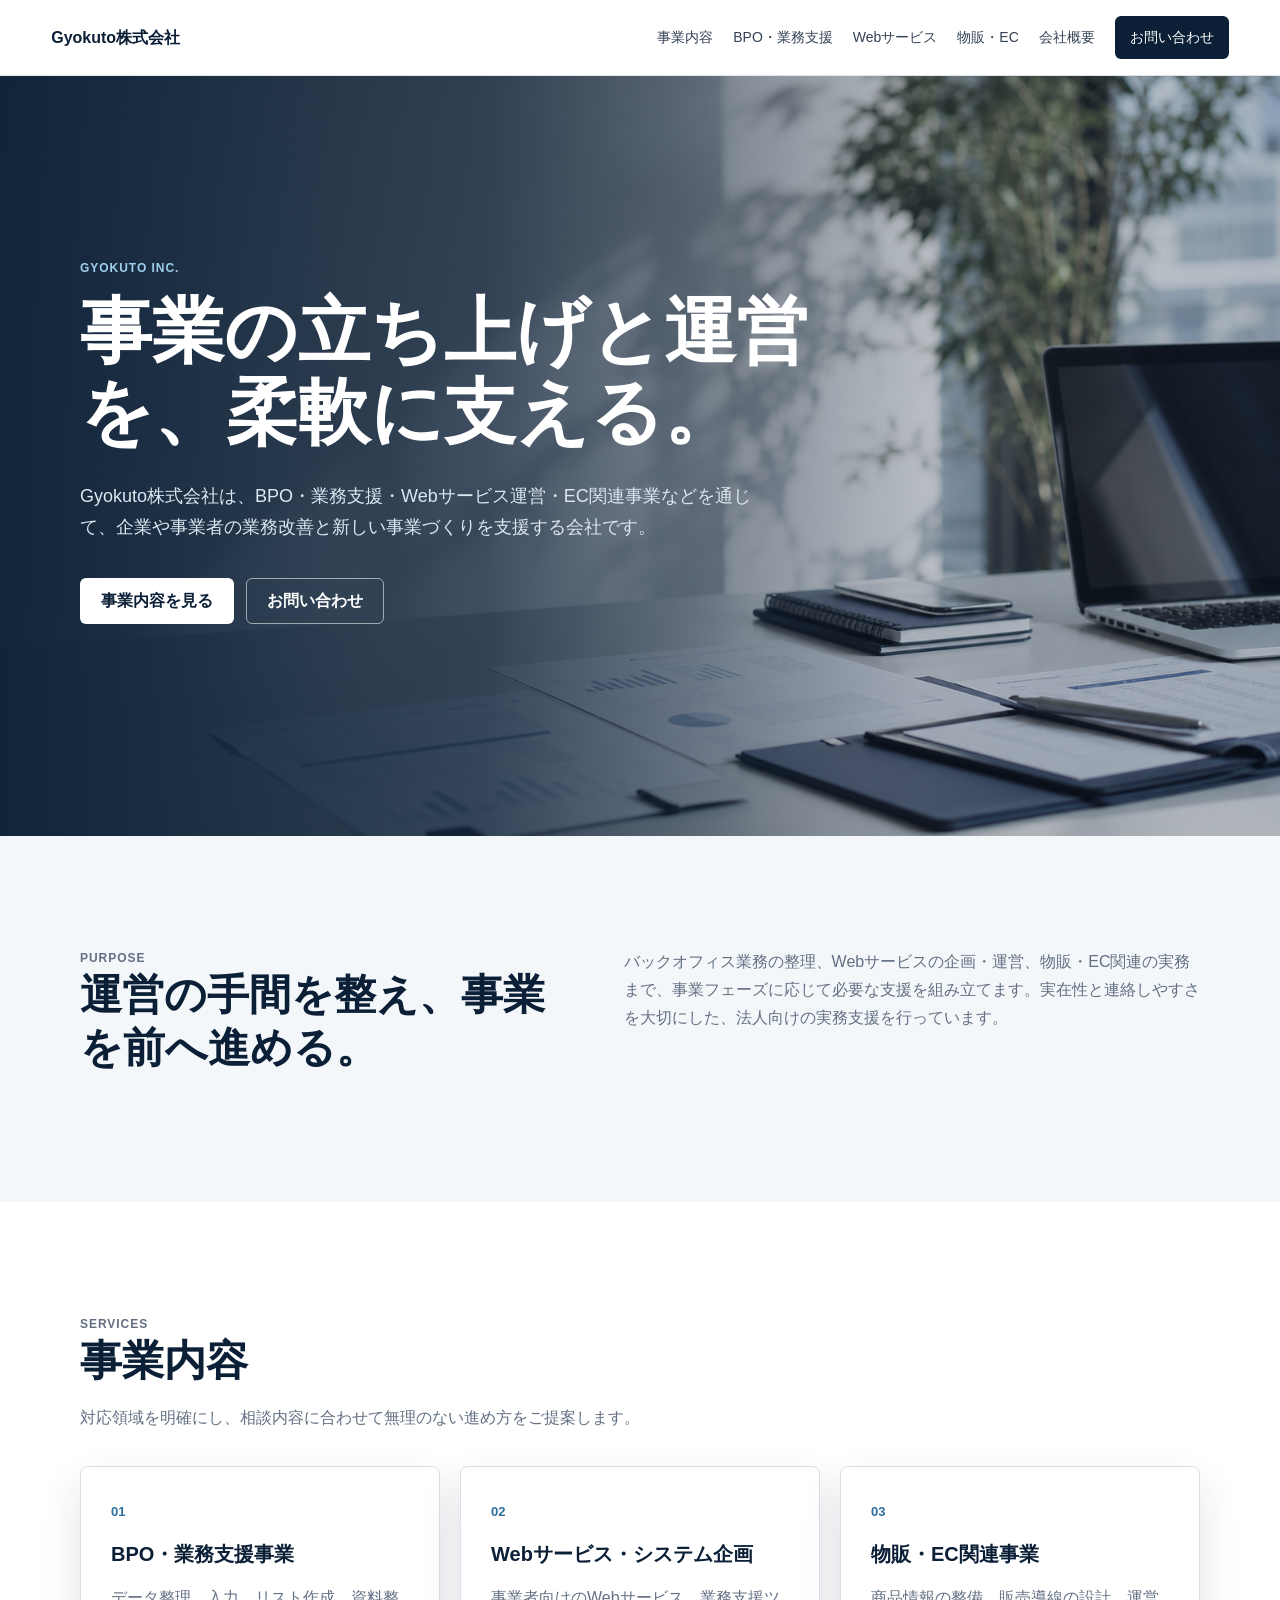
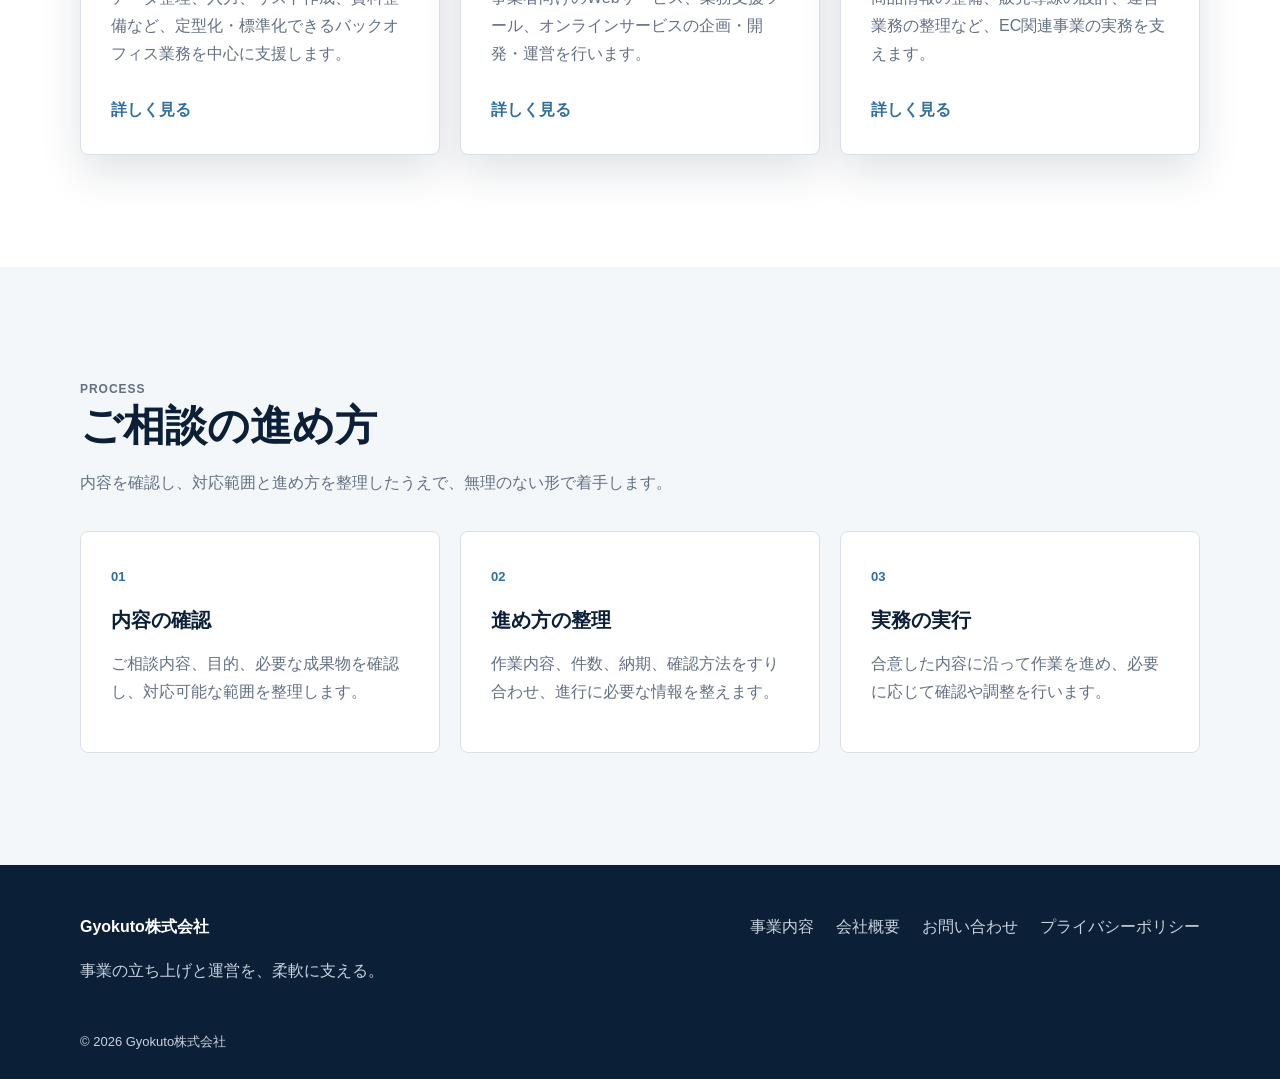
<file: index.html>
<!doctype html>
<html lang="ja">
<head>
  <meta charset="utf-8">
  <meta name="viewport" content="width=device-width, initial-scale=1">
  <title>Gyokuto株式会社 | 事業の立ち上げと運営を支える会社</title>
  <meta name="description" content="Gyokuto株式会社は、BPO・業務支援、Webサービス・システム企画、物販・EC関連事業などを通じて、事業運営を支援する会社です。">
  <meta property="og:type" content="website">
  <meta property="og:title" content="Gyokuto株式会社">
  <meta property="og:description" content="BPO・業務支援、Webサービス・システム企画、物販・EC関連事業を行うGyokuto株式会社の公式サイトです。">
  <meta property="og:url" content="https://corp.gyokuto-inc.com/">
  <meta property="og:image" content="https://corp.gyokuto-inc.com/assets/hero-operations.png">
  <meta name="twitter:card" content="summary_large_image">
  <link rel="canonical" href="https://corp.gyokuto-inc.com/">
  <link rel="stylesheet" href="styles.css">
  <script type="application/ld+json">
  {
    "@context": "https://schema.org",
    "@type": "Organization",
    "name": "Gyokuto株式会社",
    "url": "https://corp.gyokuto-inc.com/",
    "email": "customer-support@gyokuto-inc.com",
    "telephone": "+81-3-6821-9245",
    "address": {
      "@type": "PostalAddress",
      "postalCode": "150-0043",
      "addressRegion": "東京都",
      "addressLocality": "渋谷区",
      "streetAddress": "道玄坂1丁目10番8号 渋谷道玄坂東急ビル2F-C",
      "addressCountry": "JP"
    }
  }
  </script>
</head>
<body>
  <header class="site-header">
    <a class="brand" href="index.html" aria-label="Gyokuto株式会社 トップページ">Gyokuto株式会社</a>
    <button class="nav-toggle" type="button" aria-label="メニューを開く" aria-expanded="false">メニュー</button>
    <nav class="site-nav" aria-label="主要ナビゲーション">
      <a href="services.html">事業内容</a>
      <a href="bpo.html">BPO・業務支援</a>
      <a href="web-services.html">Webサービス</a>
      <a href="ecommerce.html">物販・EC</a>
      <a href="company.html">会社概要</a>
      <a class="nav-cta" href="contact.html">お問い合わせ</a>
    </nav>
  </header>

  <main>
    <section class="hero">
      <div class="hero-media" aria-hidden="true"></div>
      <div class="hero-inner">
        <p class="eyebrow">Gyokuto Inc.</p>
        <h1>事業の立ち上げと運営を、柔軟に支える。</h1>
        <p class="hero-copy">Gyokuto株式会社は、BPO・業務支援・Webサービス運営・EC関連事業などを通じて、企業や事業者の業務改善と新しい事業づくりを支援する会社です。</p>
        <div class="hero-actions">
          <a class="button primary" href="services.html">事業内容を見る</a>
          <a class="button secondary" href="contact.html">お問い合わせ</a>
        </div>
      </div>
    </section>

    <section class="section intro-band">
      <div class="container intro-grid">
        <div>
          <p class="eyebrow">Purpose</p>
          <h2>運営の手間を整え、事業を前へ進める。</h2>
        </div>
        <p>バックオフィス業務の整理、Webサービスの企画・運営、物販・EC関連の実務まで、事業フェーズに応じて必要な支援を組み立てます。実在性と連絡しやすさを大切にした、法人向けの実務支援を行っています。</p>
      </div>
    </section>

    <section class="section">
      <div class="container">
        <div class="section-heading">
          <p class="eyebrow">Services</p>
          <h2>事業内容</h2>
          <p>対応領域を明確にし、相談内容に合わせて無理のない進め方をご提案します。</p>
        </div>
        <div class="card-grid three">
          <article class="service-card">
            <span class="card-number">01</span>
            <h3>BPO・業務支援事業</h3>
            <p>データ整理、入力、リスト作成、資料整備など、定型化・標準化できるバックオフィス業務を中心に支援します。</p>
            <a class="text-link" href="bpo.html">詳しく見る</a>
          </article>
          <article class="service-card">
            <span class="card-number">02</span>
            <h3>Webサービス・システム企画</h3>
            <p>事業者向けのWebサービス、業務支援ツール、オンラインサービスの企画・開発・運営を行います。</p>
            <a class="text-link" href="web-services.html">詳しく見る</a>
          </article>
          <article class="service-card">
            <span class="card-number">03</span>
            <h3>物販・EC関連事業</h3>
            <p>商品情報の整備、販売導線の設計、運営業務の整理など、EC関連事業の実務を支えます。</p>
            <a class="text-link" href="ecommerce.html">詳しく見る</a>
          </article>
        </div>
      </div>
    </section>

    <section class="section muted">
      <div class="container">
        <div class="section-heading">
          <p class="eyebrow">Process</p>
          <h2>ご相談の進め方</h2>
          <p>内容を確認し、対応範囲と進め方を整理したうえで、無理のない形で着手します。</p>
        </div>
        <div class="card-grid three">
          <article class="service-card">
            <span class="card-number">01</span>
            <h3>内容の確認</h3>
            <p>ご相談内容、目的、必要な成果物を確認し、対応可能な範囲を整理します。</p>
          </article>
          <article class="service-card">
            <span class="card-number">02</span>
            <h3>進め方の整理</h3>
            <p>作業内容、件数、納期、確認方法をすり合わせ、進行に必要な情報を整えます。</p>
          </article>
          <article class="service-card">
            <span class="card-number">03</span>
            <h3>実務の実行</h3>
            <p>合意した内容に沿って作業を進め、必要に応じて確認や調整を行います。</p>
          </article>
        </div>
      </div>
    </section>

  </main>

  <footer class="site-footer">
    <div class="footer-inner">
      <div>
        <a class="brand footer-brand" href="index.html">Gyokuto株式会社</a>
        <p>事業の立ち上げと運営を、柔軟に支える。</p>
      </div>
      <nav class="footer-nav" aria-label="フッターナビゲーション">
        <a href="services.html">事業内容</a>
        <a href="company.html">会社概要</a>
        <a href="contact.html">お問い合わせ</a>
        <a href="privacy.html">プライバシーポリシー</a>
      </nav>
    </div>
    <p class="copyright">&copy; 2026 Gyokuto株式会社</p>
  </footer>
  <script src="script.js"></script>
</body>
</html>
</file>
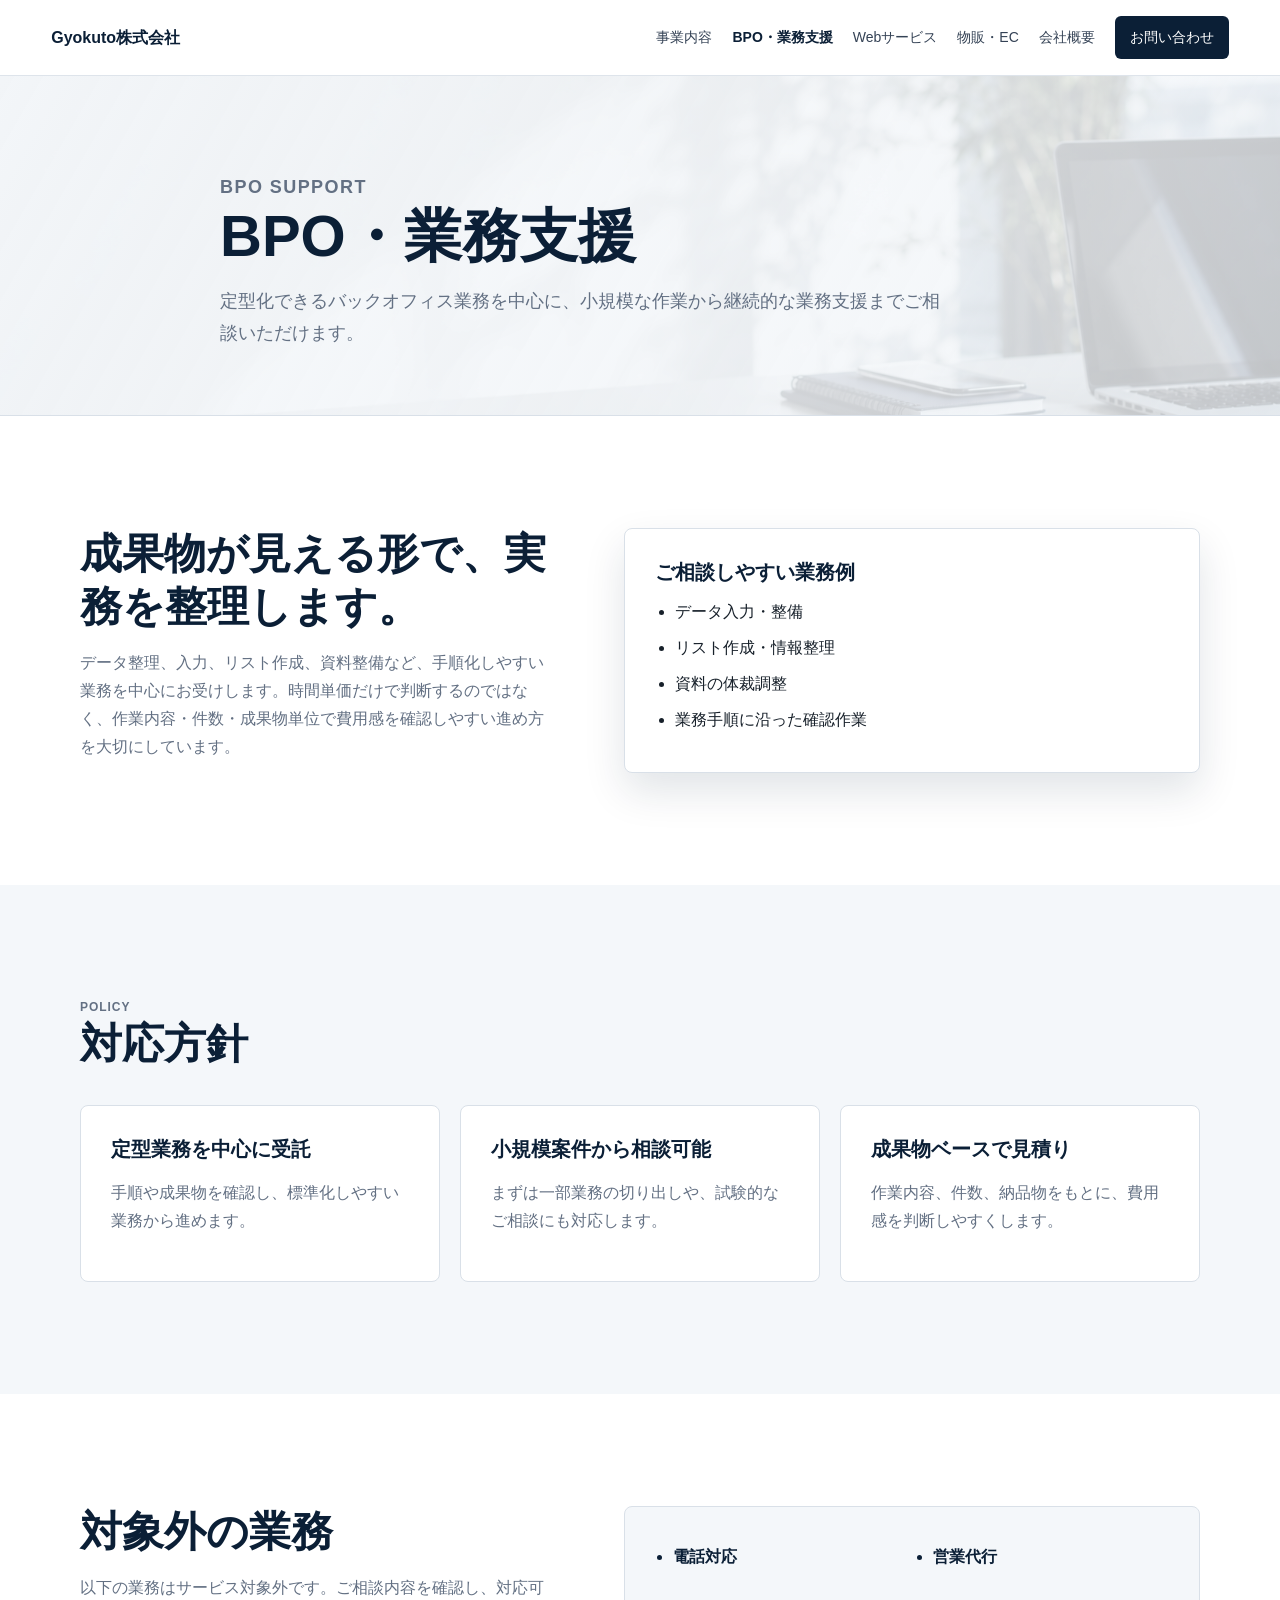
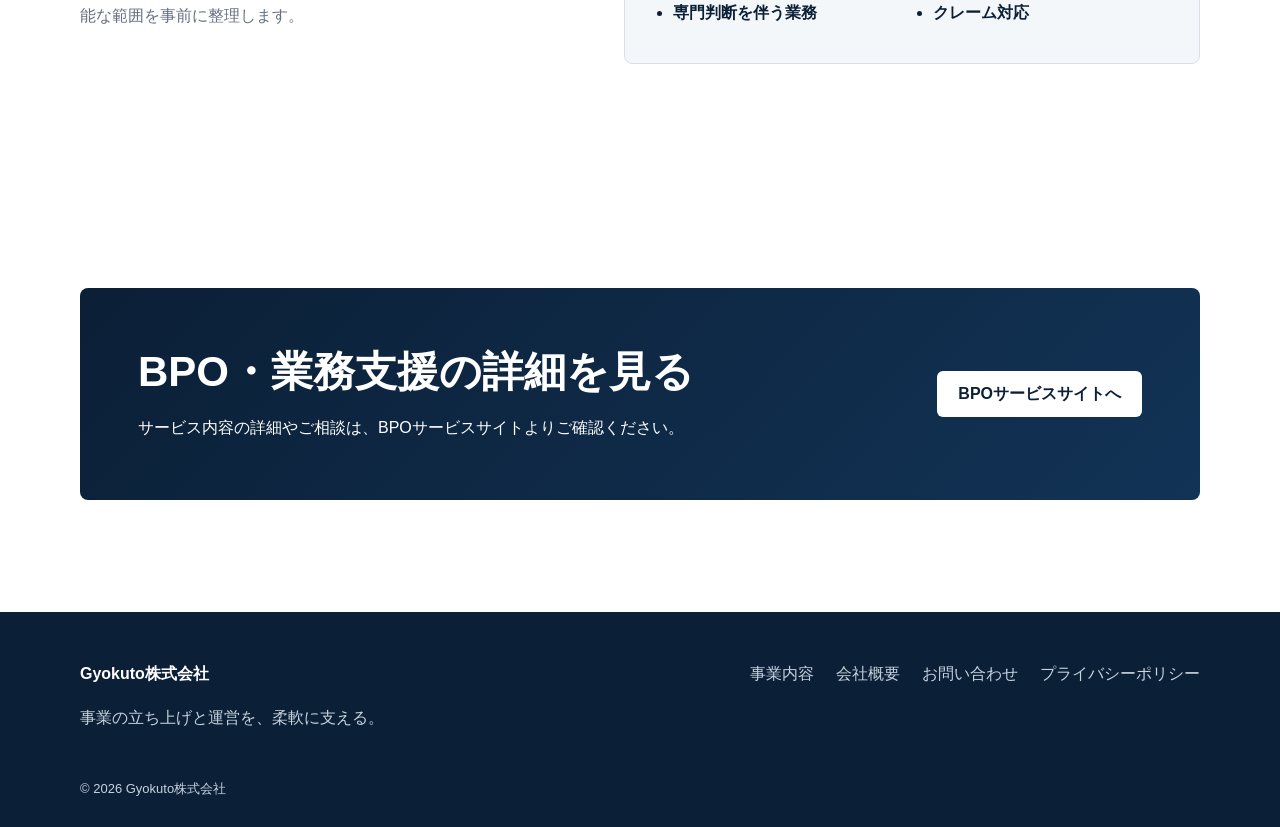
<file: bpo.html>
<!doctype html>
<html lang="ja">
<head>
  <meta charset="utf-8">
  <meta name="viewport" content="width=device-width, initial-scale=1">
  <title>BPO・業務支援 | Gyokuto株式会社</title>
  <meta name="description" content="Gyokuto株式会社のBPO・業務支援サービス。データ整理、入力、リスト作成、資料整備など、定型化できるバックオフィス業務を支援します。">
  <meta property="og:type" content="website">
  <meta property="og:title" content="BPO・業務支援 | Gyokuto株式会社">
  <meta property="og:description" content="小規模案件から相談できる、成果物ベースのBPO・業務支援サービスです。">
  <meta property="og:url" content="https://corp.gyokuto-inc.com/bpo.html">
  <meta property="og:image" content="https://corp.gyokuto-inc.com/assets/hero-operations.png">
  <link rel="canonical" href="https://corp.gyokuto-inc.com/bpo.html">
  <link rel="stylesheet" href="styles.css">
</head>
<body>
  <header class="site-header">
    <a class="brand" href="index.html">Gyokuto株式会社</a>
    <button class="nav-toggle" type="button" aria-label="メニューを開く" aria-expanded="false">メニュー</button>
    <nav class="site-nav" aria-label="主要ナビゲーション">
      <a href="services.html">事業内容</a>
      <a href="bpo.html" aria-current="page">BPO・業務支援</a>
      <a href="web-services.html">Webサービス</a>
      <a href="ecommerce.html">物販・EC</a>
      <a href="company.html">会社概要</a>
      <a class="nav-cta" href="contact.html">お問い合わせ</a>
    </nav>
  </header>
  <main>
    <section class="page-hero">
      <div class="container narrow">
        <p class="eyebrow">BPO Support</p>
        <h1>BPO・業務支援</h1>
        <p>定型化できるバックオフィス業務を中心に、小規模な作業から継続的な業務支援までご相談いただけます。</p>
      </div>
    </section>
    <section class="section">
      <div class="container split">
        <div>
          <h2>成果物が見える形で、実務を整理します。</h2>
          <p>データ整理、入力、リスト作成、資料整備など、手順化しやすい業務を中心にお受けします。時間単価だけで判断するのではなく、作業内容・件数・成果物単位で費用感を確認しやすい進め方を大切にしています。</p>
        </div>
        <div class="panel">
          <h3>ご相談しやすい業務例</h3>
          <ul class="check-list">
            <li>データ入力・整備</li>
            <li>リスト作成・情報整理</li>
            <li>資料の体裁調整</li>
            <li>業務手順に沿った確認作業</li>
          </ul>
        </div>
      </div>
    </section>
    <section class="section muted">
      <div class="container">
        <div class="section-heading">
          <p class="eyebrow">Policy</p>
          <h2>対応方針</h2>
        </div>
        <div class="card-grid three">
          <article class="service-card"><h3>定型業務を中心に受託</h3><p>手順や成果物を確認し、標準化しやすい業務から進めます。</p></article>
          <article class="service-card"><h3>小規模案件から相談可能</h3><p>まずは一部業務の切り出しや、試験的なご相談にも対応します。</p></article>
          <article class="service-card"><h3>成果物ベースで見積り</h3><p>作業内容、件数、納品物をもとに、費用感を判断しやすくします。</p></article>
        </div>
      </div>
    </section>
    <section class="section">
      <div class="container split">
        <div>
          <h2>対象外の業務</h2>
          <p>以下の業務はサービス対象外です。ご相談内容を確認し、対応可能な範囲を事前に整理します。</p>
        </div>
        <ul class="excluded-list">
          <li>電話対応</li>
          <li>営業代行</li>
          <li>専門判断を伴う業務</li>
          <li>クレーム対応</li>
        </ul>
      </div>
    </section>
    <section class="section">
      <div class="container cta-band">
        <div>
          <h2>BPO・業務支援の詳細を見る</h2>
          <p>サービス内容の詳細やご相談は、BPOサービスサイトよりご確認ください。</p>
        </div>
        <a class="button light" href="https://bpo.gyokuto-inc.com/" target="_blank" rel="noopener">BPOサービスサイトへ</a>
      </div>
    </section>
  </main>
  <footer class="site-footer">
    <div class="footer-inner">
      <div>
        <a class="brand footer-brand" href="index.html">Gyokuto株式会社</a>
        <p>事業の立ち上げと運営を、柔軟に支える。</p>
      </div>
      <nav class="footer-nav" aria-label="フッターナビゲーション">
        <a href="services.html">事業内容</a>
        <a href="company.html">会社概要</a>
        <a href="contact.html">お問い合わせ</a>
        <a href="privacy.html">プライバシーポリシー</a>
      </nav>
    </div>
    <p class="copyright">&copy; 2026 Gyokuto株式会社</p>
  </footer>
  <script src="script.js"></script>
</body>
</html>
</file>
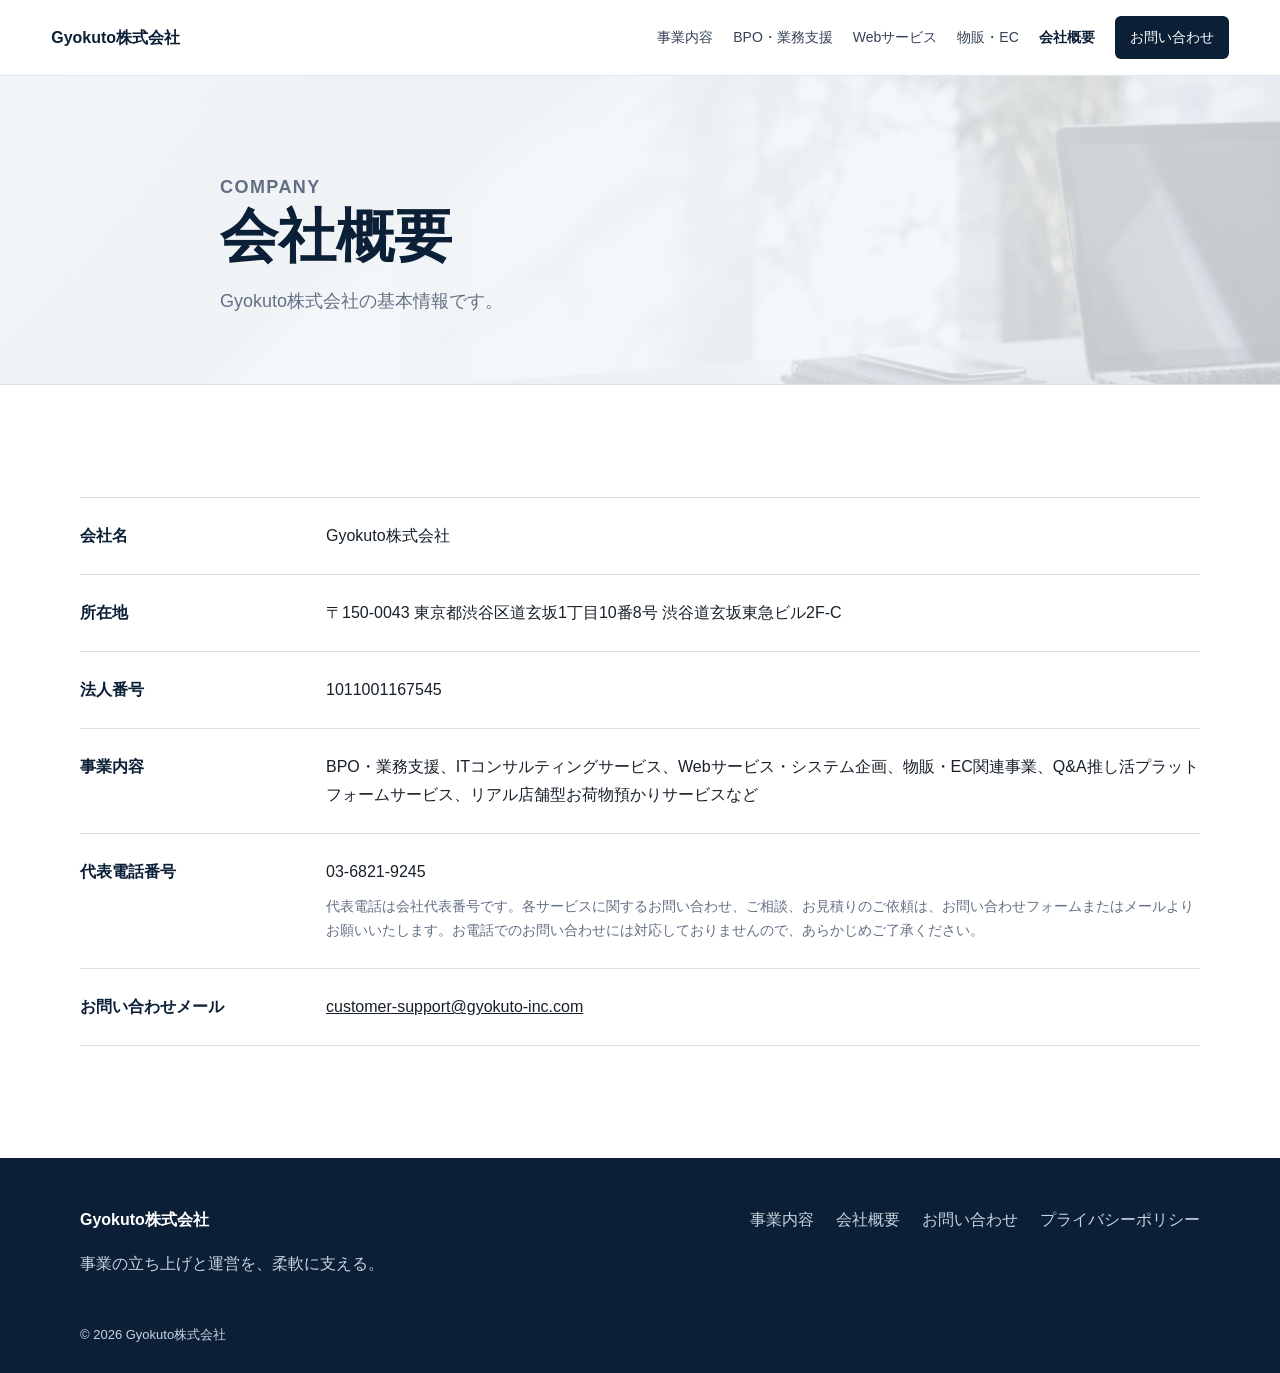
<file: company.html>
<!doctype html>
<html lang="ja">
<head>
  <meta charset="utf-8">
  <meta name="viewport" content="width=device-width, initial-scale=1">
  <title>会社概要 | Gyokuto株式会社</title>
  <meta name="description" content="Gyokuto株式会社の会社概要。所在地、法人番号、事業内容、お問い合わせ先を掲載しています。">
  <meta property="og:type" content="website">
  <meta property="og:title" content="会社概要 | Gyokuto株式会社">
  <meta property="og:description" content="Gyokuto株式会社の会社情報と事業内容です。">
  <meta property="og:url" content="https://corp.gyokuto-inc.com/company.html">
  <meta property="og:image" content="https://corp.gyokuto-inc.com/assets/hero-operations.png">
  <link rel="canonical" href="https://corp.gyokuto-inc.com/company.html">
  <link rel="stylesheet" href="styles.css">
</head>
<body>
  <header class="site-header">
    <a class="brand" href="index.html">Gyokuto株式会社</a>
    <button class="nav-toggle" type="button" aria-label="メニューを開く" aria-expanded="false">メニュー</button>
    <nav class="site-nav" aria-label="主要ナビゲーション">
      <a href="services.html">事業内容</a>
      <a href="bpo.html">BPO・業務支援</a>
      <a href="web-services.html">Webサービス</a>
      <a href="ecommerce.html">物販・EC</a>
      <a href="company.html" aria-current="page">会社概要</a>
      <a class="nav-cta" href="contact.html">お問い合わせ</a>
    </nav>
  </header>
  <main>
    <section class="page-hero">
      <div class="container narrow">
        <p class="eyebrow">Company</p>
        <h1>会社概要</h1>
        <p>Gyokuto株式会社の基本情報です。</p>
      </div>
    </section>
    <section class="section">
      <div class="container">
        <dl class="company-table">
          <div><dt>会社名</dt><dd>Gyokuto株式会社</dd></div>
          <div><dt>所在地</dt><dd><!-- 所在地は必要に応じて差し替え -->〒150-0043 東京都渋谷区道玄坂1丁目10番8号 渋谷道玄坂東急ビル2F-C</dd></div>
          <div><dt>法人番号</dt><dd><!-- 法人番号は必要に応じて差し替え -->1011001167545</dd></div>
          <div><dt>事業内容</dt><dd>BPO・業務支援、ITコンサルティングサービス、Webサービス・システム企画、物販・EC関連事業、Q&amp;A推し活プラットフォームサービス、リアル店舗型お荷物預かりサービスなど</dd></div>
          <div><dt>代表電話番号</dt><dd><!-- 代表電話番号は必要に応じて差し替え -->03-6821-9245<br><span class="note">代表電話は会社代表番号です。各サービスに関するお問い合わせ、ご相談、お見積りのご依頼は、お問い合わせフォームまたはメールよりお願いいたします。お電話でのお問い合わせには対応しておりませんので、あらかじめご了承ください。</span></dd></div>
          <div><dt>お問い合わせメール</dt><dd><a href="mailto:customer-support@gyokuto-inc.com">customer-support@gyokuto-inc.com</a></dd></div>
        </dl>
      </div>
    </section>
  </main>
  <footer class="site-footer">
    <div class="footer-inner">
      <div>
        <a class="brand footer-brand" href="index.html">Gyokuto株式会社</a>
        <p>事業の立ち上げと運営を、柔軟に支える。</p>
      </div>
      <nav class="footer-nav" aria-label="フッターナビゲーション">
        <a href="services.html">事業内容</a>
        <a href="company.html">会社概要</a>
        <a href="contact.html">お問い合わせ</a>
        <a href="privacy.html">プライバシーポリシー</a>
      </nav>
    </div>
    <p class="copyright">&copy; 2026 Gyokuto株式会社</p>
  </footer>
  <script src="script.js"></script>
</body>
</html>
</file>
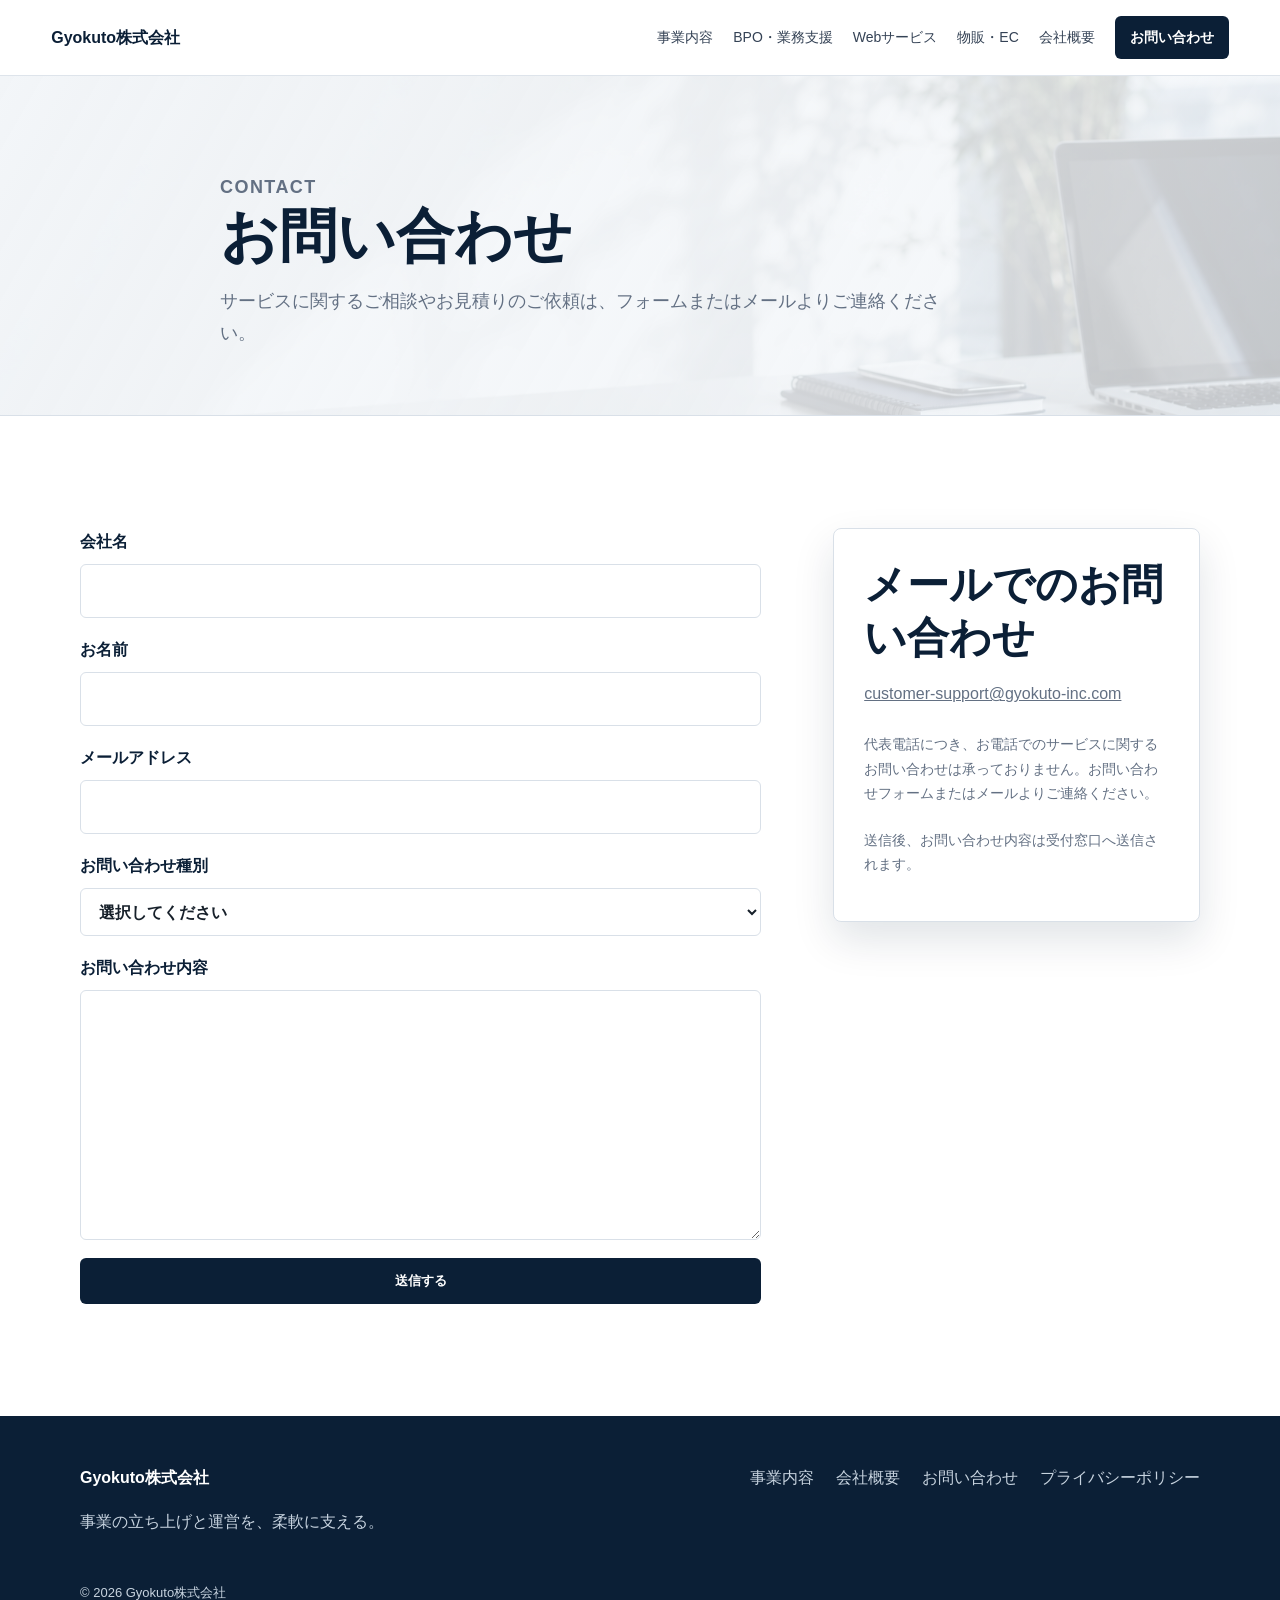
<file: contact.html>
<!doctype html>
<html lang="ja">
<head>
  <meta charset="utf-8">
  <meta name="viewport" content="width=device-width, initial-scale=1">
  <title>お問い合わせ | Gyokuto株式会社</title>
  <meta name="description" content="Gyokuto株式会社へのお問い合わせページ。BPO・業務支援、Webサービス・システム企画、物販・EC関連事業についてご連絡ください。">
  <meta property="og:type" content="website">
  <meta property="og:title" content="お問い合わせ | Gyokuto株式会社">
  <meta property="og:description" content="Gyokuto株式会社へのお問い合わせはフォームまたはメールよりお願いいたします。">
  <meta property="og:url" content="https://corp.gyokuto-inc.com/contact.html">
  <meta property="og:image" content="https://corp.gyokuto-inc.com/assets/hero-operations.png">
  <link rel="canonical" href="https://corp.gyokuto-inc.com/contact.html">
  <link rel="stylesheet" href="styles.css">
</head>
<body>
  <header class="site-header">
    <a class="brand" href="index.html">Gyokuto株式会社</a>
    <button class="nav-toggle" type="button" aria-label="メニューを開く" aria-expanded="false">メニュー</button>
    <nav class="site-nav" aria-label="主要ナビゲーション">
      <a href="services.html">事業内容</a>
      <a href="bpo.html">BPO・業務支援</a>
      <a href="web-services.html">Webサービス</a>
      <a href="ecommerce.html">物販・EC</a>
      <a href="company.html">会社概要</a>
      <a class="nav-cta" href="contact.html" aria-current="page">お問い合わせ</a>
    </nav>
  </header>
  <main>
    <section class="page-hero">
      <div class="container narrow">
        <p class="eyebrow">Contact</p>
        <h1>お問い合わせ</h1>
        <p>サービスに関するご相談やお見積りのご依頼は、フォームまたはメールよりご連絡ください。</p>
      </div>
    </section>
    <section class="section">
      <div class="container contact-grid">
        <form class="contact-form" action="https://formsubmit.co/customer-support@gyokuto-inc.com" method="post">
          <input type="hidden" name="_subject" value="Gyokuto株式会社コーポレートサイトからのお問い合わせ">
          <input type="hidden" name="_template" value="table">
          <input type="hidden" name="_captcha" value="false">
          <input type="hidden" name="_next" value="https://corp.gyokuto-inc.com/thanks.html">
          <input type="text" name="_honey" class="honeypot" tabindex="-1" autocomplete="off">
          <label>会社名<input type="text" name="会社名" autocomplete="organization"></label>
          <label>お名前<input type="text" name="お名前" autocomplete="name" required></label>
          <label>メールアドレス<input type="email" name="メールアドレス" autocomplete="email" required></label>
          <label>お問い合わせ種別
            <select name="お問い合わせ種別" required>
              <option value="">選択してください</option>
              <option>BPO・業務支援について</option>
              <option>Webサービス・システム企画について</option>
              <option>物販・EC関連事業について</option>
              <option>その他</option>
            </select>
          </label>
          <label>お問い合わせ内容<textarea name="お問い合わせ内容" rows="8" required></textarea></label>
          <button class="button primary" type="submit">送信する</button>
        </form>
        <aside class="panel contact-side">
          <h2>メールでのお問い合わせ</h2>
          <p><a href="mailto:customer-support@gyokuto-inc.com">customer-support@gyokuto-inc.com</a></p>
          <p class="note">代表電話につき、お電話でのサービスに関するお問い合わせは承っておりません。お問い合わせフォームまたはメールよりご連絡ください。</p>
          <p class="note">送信後、お問い合わせ内容は受付窓口へ送信されます。</p>
        </aside>
      </div>
    </section>
  </main>
  <footer class="site-footer">
    <div class="footer-inner">
      <div>
        <a class="brand footer-brand" href="index.html">Gyokuto株式会社</a>
        <p>事業の立ち上げと運営を、柔軟に支える。</p>
      </div>
      <nav class="footer-nav" aria-label="フッターナビゲーション">
        <a href="services.html">事業内容</a>
        <a href="company.html">会社概要</a>
        <a href="contact.html">お問い合わせ</a>
        <a href="privacy.html">プライバシーポリシー</a>
      </nav>
    </div>
    <p class="copyright">&copy; 2026 Gyokuto株式会社</p>
  </footer>
  <script src="script.js"></script>
</body>
</html>
</file>
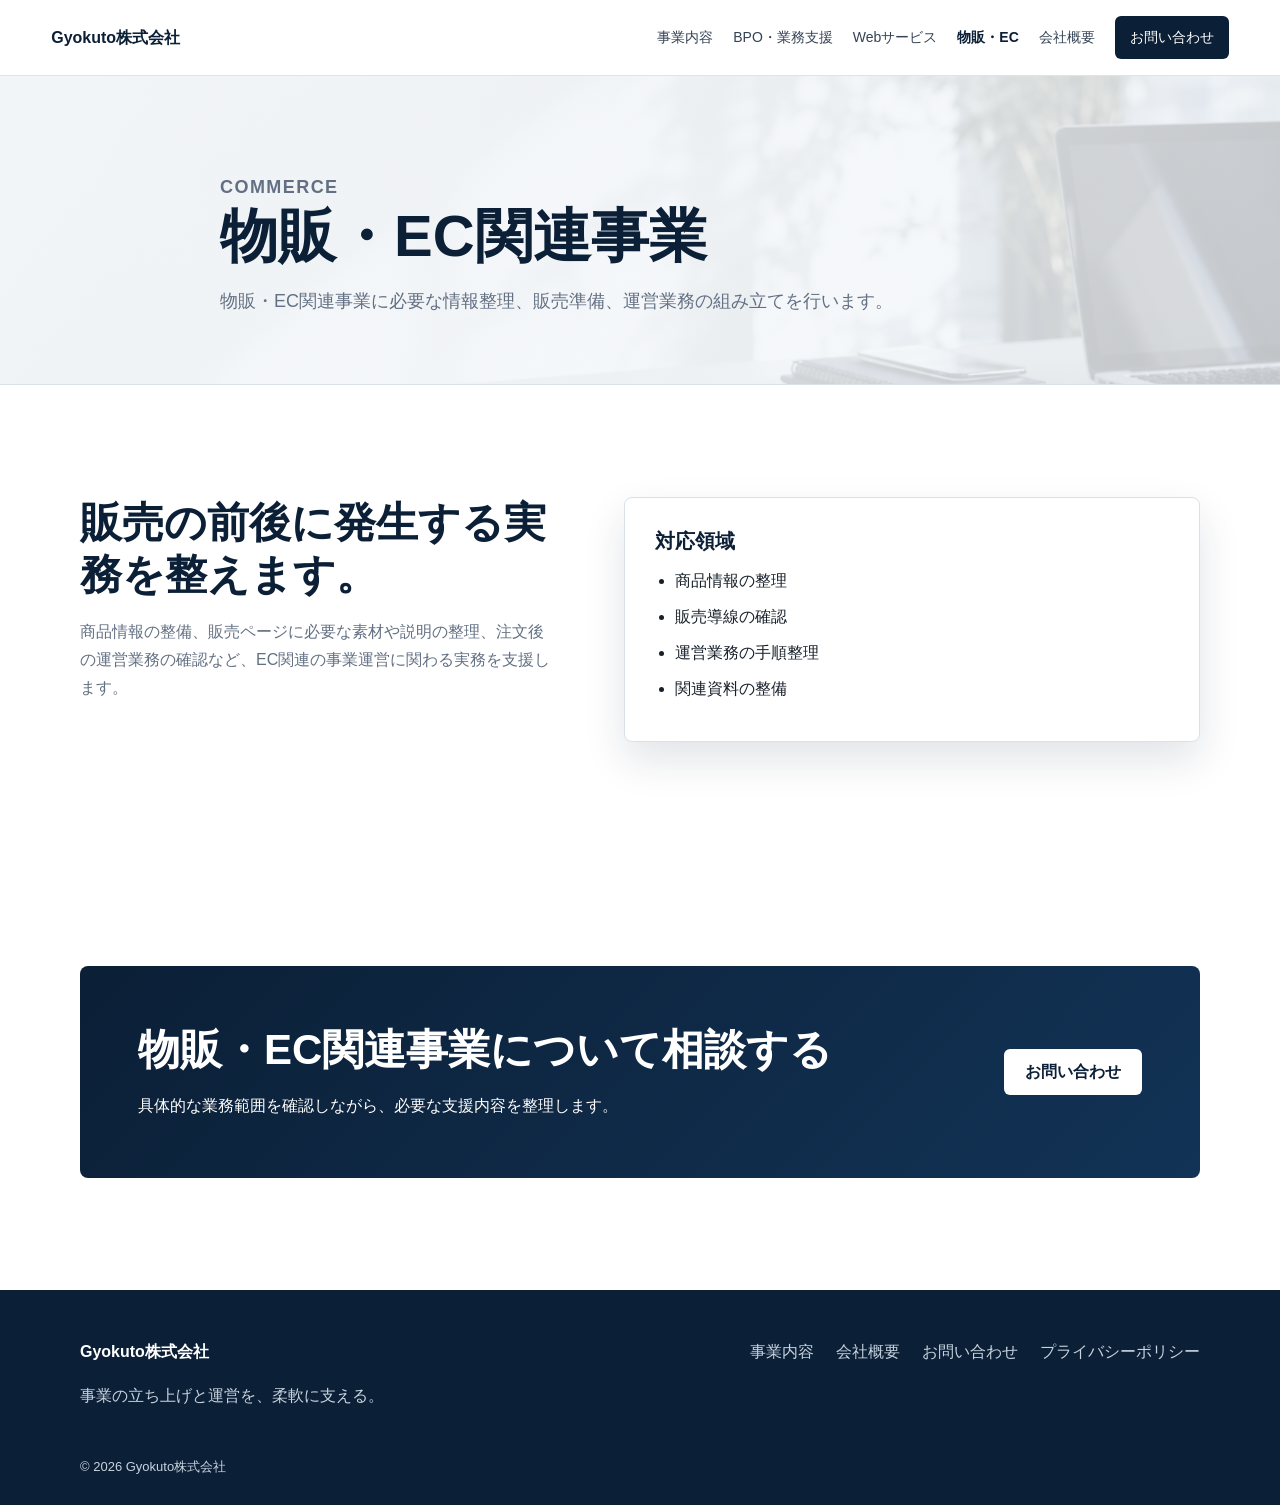
<file: ecommerce.html>
<!doctype html>
<html lang="ja">
<head>
  <meta charset="utf-8">
  <meta name="viewport" content="width=device-width, initial-scale=1">
  <title>物販・EC関連事業 | Gyokuto株式会社</title>
  <meta name="description" content="Gyokuto株式会社の物販・EC関連事業。商品情報の整備、販売導線、運営業務の整理などを行います。">
  <meta property="og:type" content="website">
  <meta property="og:title" content="物販・EC関連事業 | Gyokuto株式会社">
  <meta property="og:description" content="物販・EC関連事業における販売準備と運営業務の整理を支援します。">
  <meta property="og:url" content="https://corp.gyokuto-inc.com/ecommerce.html">
  <meta property="og:image" content="https://corp.gyokuto-inc.com/assets/hero-operations.png">
  <link rel="canonical" href="https://corp.gyokuto-inc.com/ecommerce.html">
  <link rel="stylesheet" href="styles.css">
</head>
<body>
  <header class="site-header">
    <a class="brand" href="index.html">Gyokuto株式会社</a>
    <button class="nav-toggle" type="button" aria-label="メニューを開く" aria-expanded="false">メニュー</button>
    <nav class="site-nav" aria-label="主要ナビゲーション">
      <a href="services.html">事業内容</a>
      <a href="bpo.html">BPO・業務支援</a>
      <a href="web-services.html">Webサービス</a>
      <a href="ecommerce.html" aria-current="page">物販・EC</a>
      <a href="company.html">会社概要</a>
      <a class="nav-cta" href="contact.html">お問い合わせ</a>
    </nav>
  </header>
  <main>
    <section class="page-hero">
      <div class="container narrow">
        <p class="eyebrow">Commerce</p>
        <h1>物販・EC関連事業</h1>
        <p>物販・EC関連事業に必要な情報整理、販売準備、運営業務の組み立てを行います。</p>
      </div>
    </section>
    <section class="section">
      <div class="container split">
        <div>
          <h2>販売の前後に発生する実務を整えます。</h2>
          <p>商品情報の整備、販売ページに必要な素材や説明の整理、注文後の運営業務の確認など、EC関連の事業運営に関わる実務を支援します。</p>
        </div>
        <div class="panel">
          <h3>対応領域</h3>
          <ul class="check-list">
            <li>商品情報の整理</li>
            <li>販売導線の確認</li>
            <li>運営業務の手順整理</li>
            <li>関連資料の整備</li>
          </ul>
        </div>
      </div>
    </section>
    <section class="section">
      <div class="container cta-band">
        <div>
          <h2>物販・EC関連事業について相談する</h2>
          <p>具体的な業務範囲を確認しながら、必要な支援内容を整理します。</p>
        </div>
        <a class="button light" href="contact.html">お問い合わせ</a>
      </div>
    </section>
  </main>
  <footer class="site-footer">
    <div class="footer-inner">
      <div>
        <a class="brand footer-brand" href="index.html">Gyokuto株式会社</a>
        <p>事業の立ち上げと運営を、柔軟に支える。</p>
      </div>
      <nav class="footer-nav" aria-label="フッターナビゲーション">
        <a href="services.html">事業内容</a>
        <a href="company.html">会社概要</a>
        <a href="contact.html">お問い合わせ</a>
        <a href="privacy.html">プライバシーポリシー</a>
      </nav>
    </div>
    <p class="copyright">&copy; 2026 Gyokuto株式会社</p>
  </footer>
  <script src="script.js"></script>
</body>
</html>
</file>
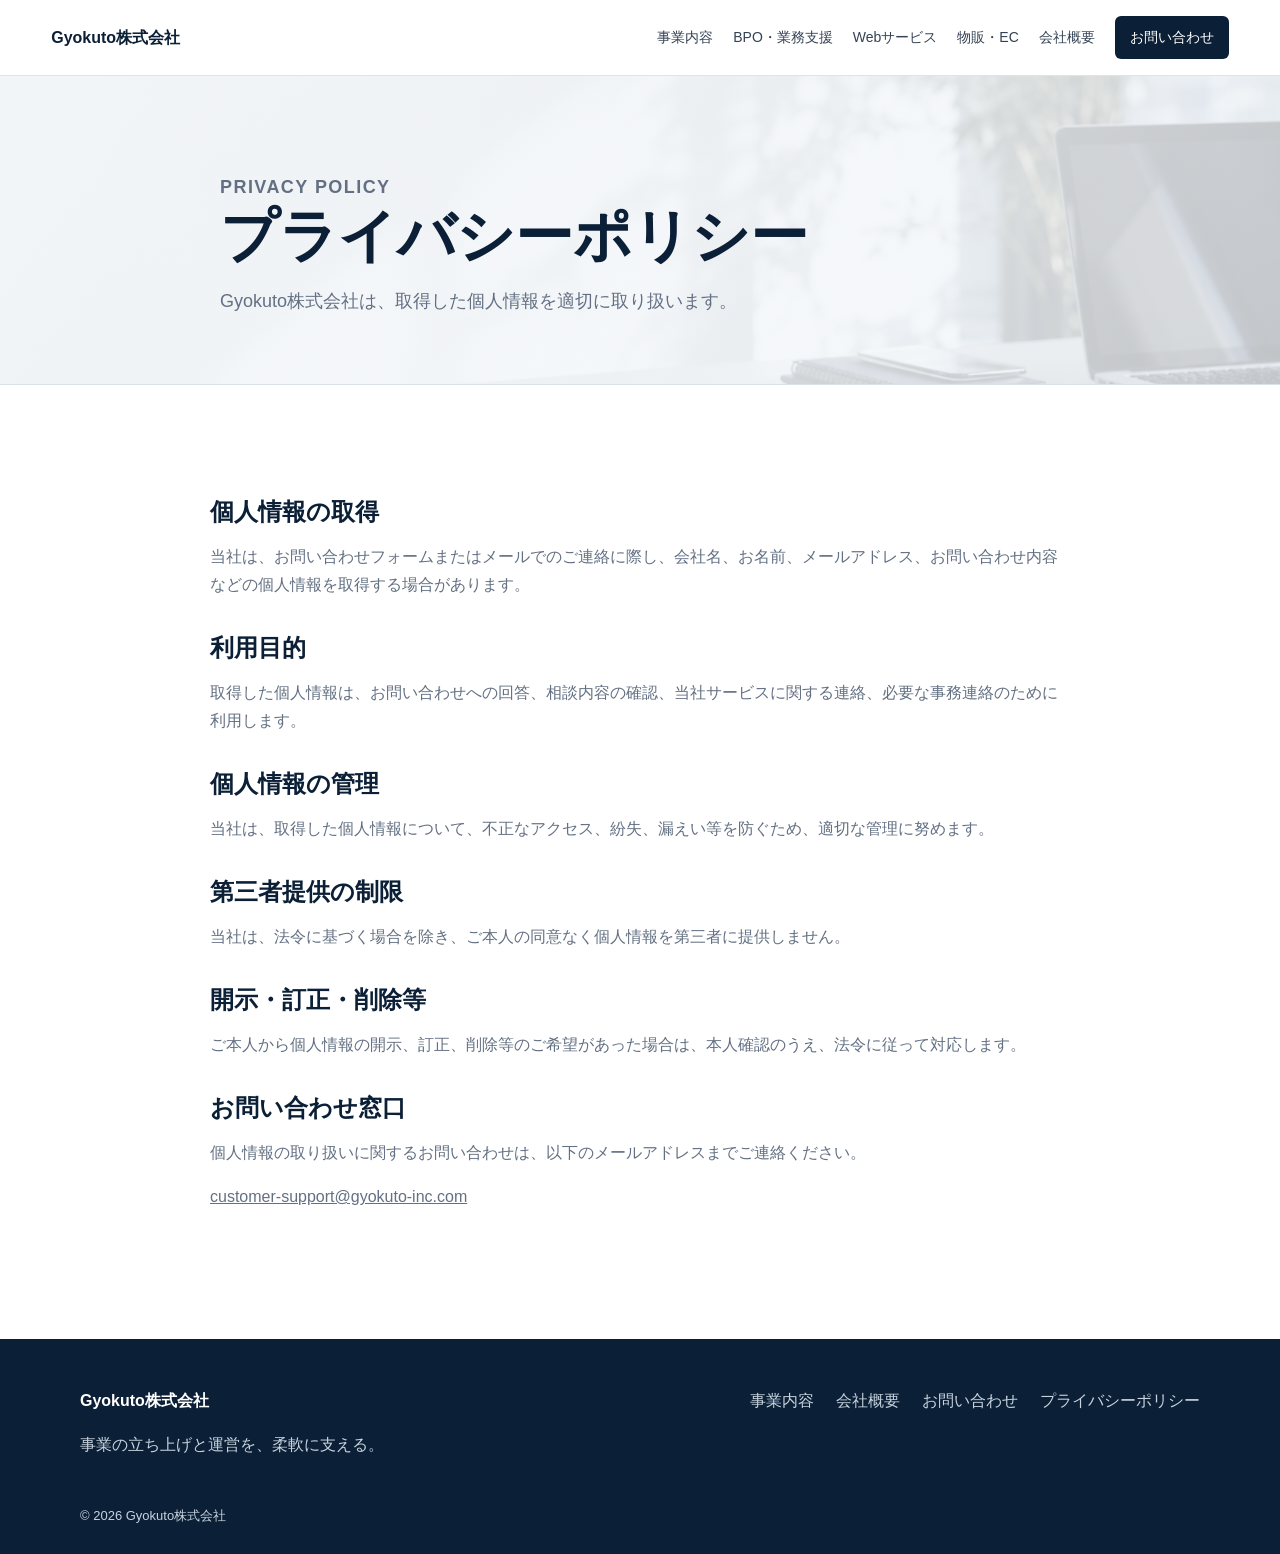
<file: privacy.html>
<!doctype html>
<html lang="ja">
<head>
  <meta charset="utf-8">
  <meta name="viewport" content="width=device-width, initial-scale=1">
  <title>プライバシーポリシー | Gyokuto株式会社</title>
  <meta name="description" content="Gyokuto株式会社のプライバシーポリシー。お問い合わせフォーム等で取得する個人情報の利用目的、管理、第三者提供の制限について記載しています。">
  <meta property="og:type" content="website">
  <meta property="og:title" content="プライバシーポリシー | Gyokuto株式会社">
  <meta property="og:description" content="Gyokuto株式会社の個人情報の取り扱いについて。">
  <meta property="og:url" content="https://corp.gyokuto-inc.com/privacy.html">
  <meta property="og:image" content="https://corp.gyokuto-inc.com/assets/hero-operations.png">
  <link rel="canonical" href="https://corp.gyokuto-inc.com/privacy.html">
  <link rel="stylesheet" href="styles.css">
</head>
<body>
  <header class="site-header">
    <a class="brand" href="index.html">Gyokuto株式会社</a>
    <button class="nav-toggle" type="button" aria-label="メニューを開く" aria-expanded="false">メニュー</button>
    <nav class="site-nav" aria-label="主要ナビゲーション">
      <a href="services.html">事業内容</a>
      <a href="bpo.html">BPO・業務支援</a>
      <a href="web-services.html">Webサービス</a>
      <a href="ecommerce.html">物販・EC</a>
      <a href="company.html">会社概要</a>
      <a class="nav-cta" href="contact.html">お問い合わせ</a>
    </nav>
  </header>
  <main>
    <section class="page-hero">
      <div class="container narrow">
        <p class="eyebrow">Privacy Policy</p>
        <h1>プライバシーポリシー</h1>
        <p>Gyokuto株式会社は、取得した個人情報を適切に取り扱います。</p>
      </div>
    </section>
    <section class="section">
      <div class="container policy">
        <h2>個人情報の取得</h2>
        <p>当社は、お問い合わせフォームまたはメールでのご連絡に際し、会社名、お名前、メールアドレス、お問い合わせ内容などの個人情報を取得する場合があります。</p>
        <h2>利用目的</h2>
        <p>取得した個人情報は、お問い合わせへの回答、相談内容の確認、当社サービスに関する連絡、必要な事務連絡のために利用します。</p>
        <h2>個人情報の管理</h2>
        <p>当社は、取得した個人情報について、不正なアクセス、紛失、漏えい等を防ぐため、適切な管理に努めます。</p>
        <h2>第三者提供の制限</h2>
        <p>当社は、法令に基づく場合を除き、ご本人の同意なく個人情報を第三者に提供しません。</p>
        <h2>開示・訂正・削除等</h2>
        <p>ご本人から個人情報の開示、訂正、削除等のご希望があった場合は、本人確認のうえ、法令に従って対応します。</p>
        <h2>お問い合わせ窓口</h2>
        <p>個人情報の取り扱いに関するお問い合わせは、以下のメールアドレスまでご連絡ください。</p>
        <p><a href="mailto:customer-support@gyokuto-inc.com">customer-support@gyokuto-inc.com</a></p>
      </div>
    </section>
  </main>
  <footer class="site-footer">
    <div class="footer-inner">
      <div>
        <a class="brand footer-brand" href="index.html">Gyokuto株式会社</a>
        <p>事業の立ち上げと運営を、柔軟に支える。</p>
      </div>
      <nav class="footer-nav" aria-label="フッターナビゲーション">
        <a href="services.html">事業内容</a>
        <a href="company.html">会社概要</a>
        <a href="contact.html">お問い合わせ</a>
        <a href="privacy.html">プライバシーポリシー</a>
      </nav>
    </div>
    <p class="copyright">&copy; 2026 Gyokuto株式会社</p>
  </footer>
  <script src="script.js"></script>
</body>
</html>
</file>
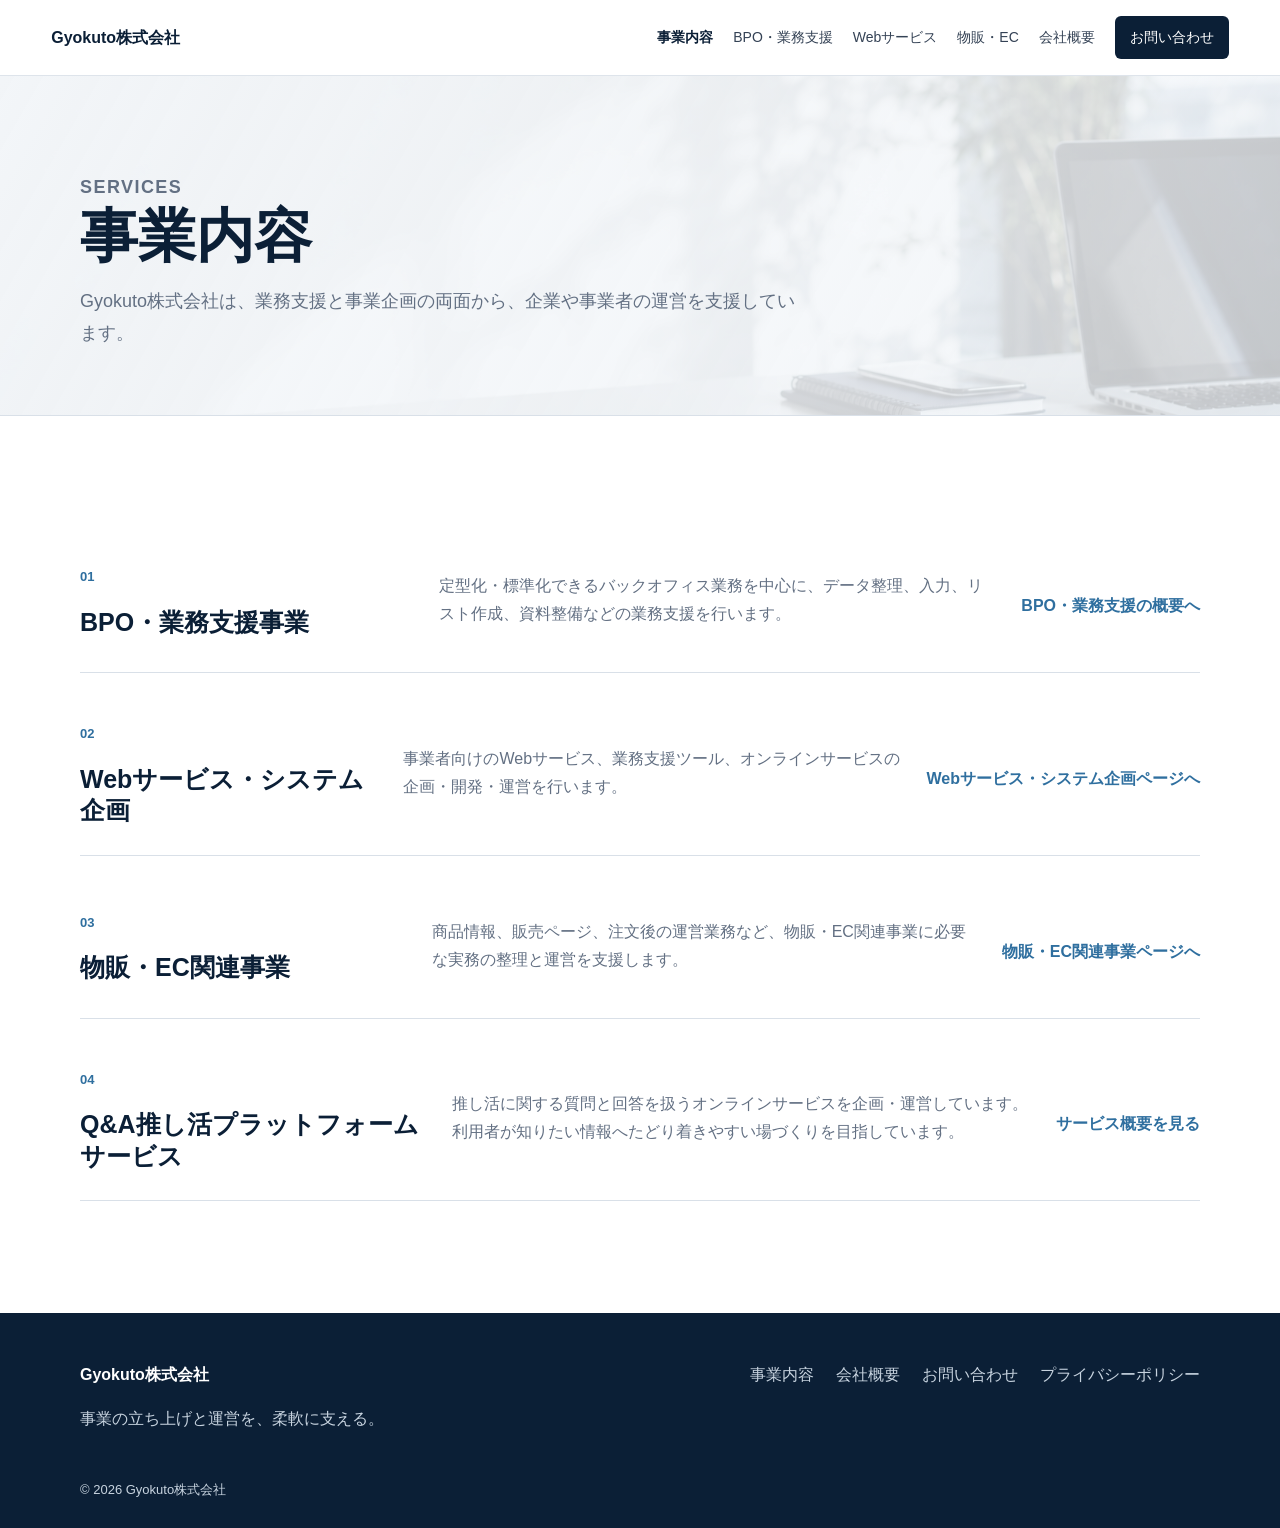
<file: services.html>
<!doctype html>
<html lang="ja">
<head>
  <meta charset="utf-8">
  <meta name="viewport" content="width=device-width, initial-scale=1">
  <title>事業内容 | Gyokuto株式会社</title>
  <meta name="description" content="Gyokuto株式会社の事業内容。BPO・業務支援、Webサービス・システム企画、物販・EC関連事業、Q&A推し活プラットフォームサービスを紹介します。">
  <meta property="og:type" content="website">
  <meta property="og:title" content="事業内容 | Gyokuto株式会社">
  <meta property="og:description" content="Gyokuto株式会社のBPO、業務支援、Webサービス、EC関連事業の概要です。">
  <meta property="og:url" content="https://corp.gyokuto-inc.com/services.html">
  <meta property="og:image" content="https://corp.gyokuto-inc.com/assets/hero-operations.png">
  <link rel="canonical" href="https://corp.gyokuto-inc.com/services.html">
  <link rel="stylesheet" href="styles.css">
</head>
<body>
  <header class="site-header">
    <a class="brand" href="index.html">Gyokuto株式会社</a>
    <button class="nav-toggle" type="button" aria-label="メニューを開く" aria-expanded="false">メニュー</button>
    <nav class="site-nav" aria-label="主要ナビゲーション">
      <a href="services.html" aria-current="page">事業内容</a>
      <a href="bpo.html">BPO・業務支援</a>
      <a href="web-services.html">Webサービス</a>
      <a href="ecommerce.html">物販・EC</a>
      <a href="company.html">会社概要</a>
      <a class="nav-cta" href="contact.html">お問い合わせ</a>
    </nav>
  </header>
  <main>
    <section class="page-hero">
      <div class="container">
        <p class="eyebrow">Services</p>
        <h1>事業内容</h1>
        <p>Gyokuto株式会社は、業務支援と事業企画の両面から、企業や事業者の運営を支援しています。</p>
      </div>
    </section>
    <section class="section">
      <div class="container service-list">
        <article class="list-item">
          <div><span class="card-number">01</span><h2>BPO・業務支援事業</h2></div>
          <p>定型化・標準化できるバックオフィス業務を中心に、データ整理、入力、リスト作成、資料整備などの業務支援を行います。</p>
          <a class="text-link" href="bpo.html">BPO・業務支援の概要へ</a>
        </article>
        <article class="list-item">
          <div><span class="card-number">02</span><h2>Webサービス・システム企画</h2></div>
          <p>事業者向けのWebサービス、業務支援ツール、オンラインサービスの企画・開発・運営を行います。</p>
          <a class="text-link" href="web-services.html">Webサービス・システム企画ページへ</a>
        </article>
        <article class="list-item">
          <div><span class="card-number">03</span><h2>物販・EC関連事業</h2></div>
          <p>商品情報、販売ページ、注文後の運営業務など、物販・EC関連事業に必要な実務の整理と運営を支援します。</p>
          <a class="text-link" href="ecommerce.html">物販・EC関連事業ページへ</a>
        </article>
        <article class="list-item">
          <div><span class="card-number">04</span><h2>Q&amp;A推し活プラットフォームサービス</h2></div>
          <p>推し活に関する質問と回答を扱うオンラインサービスを企画・運営しています。利用者が知りたい情報へたどり着きやすい場づくりを目指しています。</p>
          <a class="text-link" href="web-services.html#fan-platform">サービス概要を見る</a>
        </article>
      </div>
    </section>
  </main>
  <footer class="site-footer">
    <div class="footer-inner">
      <div>
        <a class="brand footer-brand" href="index.html">Gyokuto株式会社</a>
        <p>事業の立ち上げと運営を、柔軟に支える。</p>
      </div>
      <nav class="footer-nav" aria-label="フッターナビゲーション">
        <a href="services.html">事業内容</a>
        <a href="company.html">会社概要</a>
        <a href="contact.html">お問い合わせ</a>
        <a href="privacy.html">プライバシーポリシー</a>
      </nav>
    </div>
    <p class="copyright">&copy; 2026 Gyokuto株式会社</p>
  </footer>
  <script src="script.js"></script>
</body>
</html>
</file>
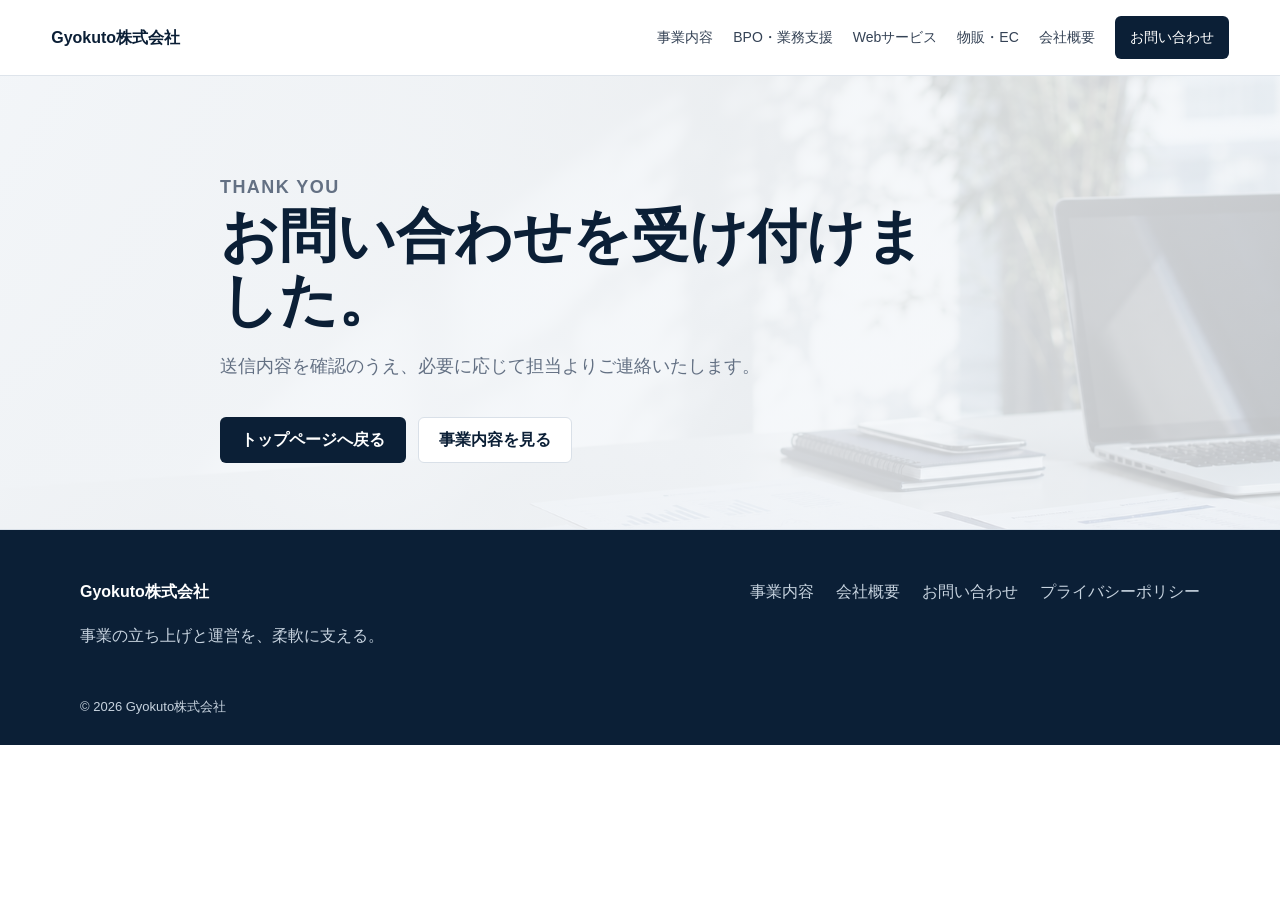
<file: thanks.html>
<!doctype html>
<html lang="ja">
<head>
  <meta charset="utf-8">
  <meta name="viewport" content="width=device-width, initial-scale=1">
  <title>お問い合わせを受け付けました | Gyokuto株式会社</title>
  <meta name="description" content="Gyokuto株式会社へのお問い合わせを受け付けました。">
  <meta name="robots" content="noindex, follow">
  <meta property="og:type" content="website">
  <meta property="og:title" content="お問い合わせを受け付けました | Gyokuto株式会社">
  <meta property="og:description" content="Gyokuto株式会社へのお問い合わせ完了ページです。">
  <meta property="og:url" content="https://corp.gyokuto-inc.com/thanks.html">
  <meta property="og:image" content="https://corp.gyokuto-inc.com/assets/hero-operations.png">
  <link rel="canonical" href="https://corp.gyokuto-inc.com/thanks.html">
  <link rel="stylesheet" href="styles.css">
</head>
<body>
  <header class="site-header">
    <a class="brand" href="index.html">Gyokuto株式会社</a>
    <button class="nav-toggle" type="button" aria-label="メニューを開く" aria-expanded="false">メニュー</button>
    <nav class="site-nav" aria-label="主要ナビゲーション">
      <a href="services.html">事業内容</a>
      <a href="bpo.html">BPO・業務支援</a>
      <a href="web-services.html">Webサービス</a>
      <a href="ecommerce.html">物販・EC</a>
      <a href="company.html">会社概要</a>
      <a class="nav-cta" href="contact.html">お問い合わせ</a>
    </nav>
  </header>
  <main>
    <section class="page-hero">
      <div class="container narrow">
        <p class="eyebrow">Thank you</p>
        <h1>お問い合わせを受け付けました。</h1>
        <p>送信内容を確認のうえ、必要に応じて担当よりご連絡いたします。</p>
        <div class="button-row">
          <a class="button primary" href="index.html">トップページへ戻る</a>
          <a class="button secondary on-light" href="services.html">事業内容を見る</a>
        </div>
      </div>
    </section>
  </main>
  <footer class="site-footer">
    <div class="footer-inner">
      <div>
        <a class="brand footer-brand" href="index.html">Gyokuto株式会社</a>
        <p>事業の立ち上げと運営を、柔軟に支える。</p>
      </div>
      <nav class="footer-nav" aria-label="フッターナビゲーション">
        <a href="services.html">事業内容</a>
        <a href="company.html">会社概要</a>
        <a href="contact.html">お問い合わせ</a>
        <a href="privacy.html">プライバシーポリシー</a>
      </nav>
    </div>
    <p class="copyright">&copy; 2026 Gyokuto株式会社</p>
  </footer>
  <script src="script.js"></script>
</body>
</html>
</file>
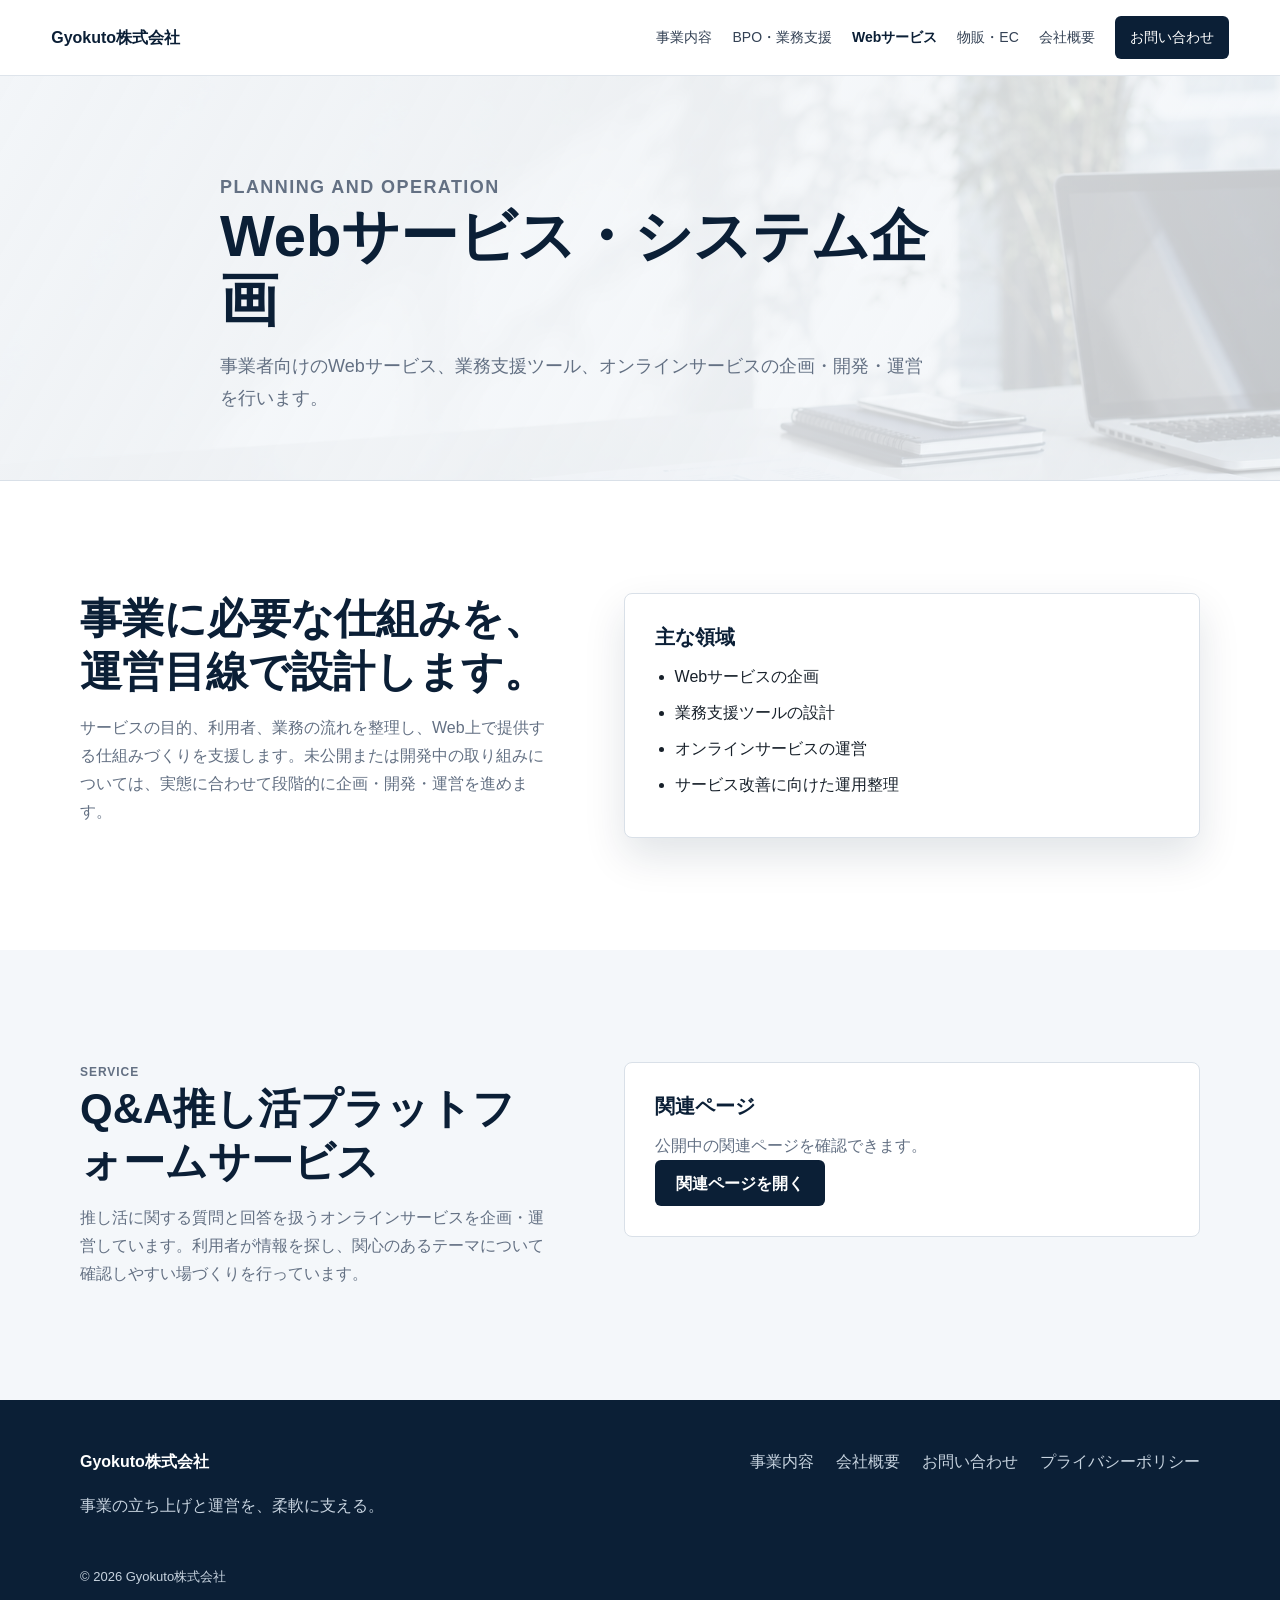
<file: web-services.html>
<!doctype html>
<html lang="ja">
<head>
  <meta charset="utf-8">
  <meta name="viewport" content="width=device-width, initial-scale=1">
  <title>Webサービス・システム企画 | Gyokuto株式会社</title>
  <meta name="description" content="Gyokuto株式会社は、事業者向けのWebサービス、業務支援ツール、オンラインサービスの企画・開発・運営を行います。">
  <meta property="og:type" content="website">
  <meta property="og:title" content="Webサービス・システム企画 | Gyokuto株式会社">
  <meta property="og:description" content="事業者向けWebサービスや業務支援ツールの企画・開発・運営を行います。">
  <meta property="og:url" content="https://corp.gyokuto-inc.com/web-services.html">
  <meta property="og:image" content="https://corp.gyokuto-inc.com/assets/hero-operations.png">
  <link rel="canonical" href="https://corp.gyokuto-inc.com/web-services.html">
  <link rel="stylesheet" href="styles.css">
</head>
<body>
  <header class="site-header">
    <a class="brand" href="index.html">Gyokuto株式会社</a>
    <button class="nav-toggle" type="button" aria-label="メニューを開く" aria-expanded="false">メニュー</button>
    <nav class="site-nav" aria-label="主要ナビゲーション">
      <a href="services.html">事業内容</a>
      <a href="bpo.html">BPO・業務支援</a>
      <a href="web-services.html" aria-current="page">Webサービス</a>
      <a href="ecommerce.html">物販・EC</a>
      <a href="company.html">会社概要</a>
      <a class="nav-cta" href="contact.html">お問い合わせ</a>
    </nav>
  </header>
  <main>
    <section class="page-hero">
      <div class="container narrow">
        <p class="eyebrow">Planning and Operation</p>
        <h1>Webサービス・システム企画</h1>
        <p>事業者向けのWebサービス、業務支援ツール、オンラインサービスの企画・開発・運営を行います。</p>
      </div>
    </section>
    <section class="section">
      <div class="container split">
        <div>
          <h2>事業に必要な仕組みを、運営目線で設計します。</h2>
          <p>サービスの目的、利用者、業務の流れを整理し、Web上で提供する仕組みづくりを支援します。未公開または開発中の取り組みについては、実態に合わせて段階的に企画・開発・運営を進めます。</p>
        </div>
        <div class="panel">
          <h3>主な領域</h3>
          <ul class="check-list">
            <li>Webサービスの企画</li>
            <li>業務支援ツールの設計</li>
            <li>オンラインサービスの運営</li>
            <li>サービス改善に向けた運用整理</li>
          </ul>
        </div>
      </div>
    </section>
    <section class="section muted" id="fan-platform">
      <div class="container split">
        <div>
          <p class="eyebrow">Service</p>
          <h2>Q&amp;A推し活プラットフォームサービス</h2>
          <p>推し活に関する質問と回答を扱うオンラインサービスを企画・運営しています。利用者が情報を探し、関心のあるテーマについて確認しやすい場づくりを行っています。</p>
        </div>
        <div class="panel">
          <h3>関連ページ</h3>
          <p>公開中の関連ページを確認できます。</p>
          <a class="button primary" href="https://pikku.gyokuto-inc.com/" target="_blank" rel="noopener">関連ページを開く</a>
        </div>
      </div>
    </section>
  </main>
  <footer class="site-footer">
    <div class="footer-inner">
      <div>
        <a class="brand footer-brand" href="index.html">Gyokuto株式会社</a>
        <p>事業の立ち上げと運営を、柔軟に支える。</p>
      </div>
      <nav class="footer-nav" aria-label="フッターナビゲーション">
        <a href="services.html">事業内容</a>
        <a href="company.html">会社概要</a>
        <a href="contact.html">お問い合わせ</a>
        <a href="privacy.html">プライバシーポリシー</a>
      </nav>
    </div>
    <p class="copyright">&copy; 2026 Gyokuto株式会社</p>
  </footer>
  <script src="script.js"></script>
</body>
</html>
</file>
<file: styles.css>
:root {
  --navy: #0b1f36;
  --navy-2: #123356;
  --blue: #2f6f9f;
  --ink: #17202a;
  --muted: #637083;
  --line: #d9e0e8;
  --soft: #f4f7fa;
  --white: #ffffff;
  --shadow: 0 18px 42px rgba(11, 31, 54, 0.12);
}

* {
  box-sizing: border-box;
}

html {
  scroll-behavior: smooth;
}

body {
  margin: 0;
  color: var(--ink);
  font-family: -apple-system, BlinkMacSystemFont, "Segoe UI", "Hiragino Sans", "Yu Gothic", Meiryo, sans-serif;
  line-height: 1.75;
  background: var(--white);
  letter-spacing: 0;
}

a {
  color: inherit;
}

.site-header {
  position: sticky;
  top: 0;
  z-index: 20;
  display: flex;
  align-items: center;
  justify-content: space-between;
  gap: 24px;
  min-height: 76px;
  padding: 14px clamp(20px, 4vw, 56px);
  background: rgba(255, 255, 255, 0.94);
  border-bottom: 1px solid rgba(217, 224, 232, 0.86);
  backdrop-filter: blur(14px);
}

.brand {
  display: inline-flex;
  align-items: center;
  text-decoration: none;
  font-weight: 700;
  color: var(--navy);
  white-space: nowrap;
  letter-spacing: 0;
}

.site-nav {
  display: flex;
  align-items: center;
  gap: 20px;
  font-size: 14px;
  color: #344255;
}

.site-nav a,
.footer-nav a,
.text-link {
  text-decoration: none;
}

.site-nav a[aria-current="page"] {
  color: var(--navy);
  font-weight: 700;
}

.nav-cta {
  padding: 9px 15px;
  color: var(--white) !important;
  background: var(--navy);
  border-radius: 6px;
}

.nav-toggle {
  display: none;
  appearance: none;
  border: 1px solid var(--line);
  border-radius: 6px;
  padding: 8px 12px;
  background: var(--white);
  color: var(--navy);
  font-weight: 700;
}

.hero {
  position: relative;
  min-height: min(760px, calc(100vh - 76px));
  display: grid;
  align-items: center;
  overflow: hidden;
  background: var(--navy);
}

.hero-media {
  position: absolute;
  inset: 0;
  background:
    linear-gradient(90deg, rgba(11, 31, 54, 0.96) 0%, rgba(11, 31, 54, 0.78) 38%, rgba(11, 31, 54, 0.28) 72%),
    url("assets/hero-operations.png") center right / cover no-repeat;
}

.hero-inner {
  position: relative;
  width: min(1120px, calc(100% - 40px));
  margin: 0 auto;
  padding: 88px 0 118px;
  color: var(--white);
}

.eyebrow {
  margin: 0 0 12px;
  color: var(--blue);
  font-size: 12px;
  font-weight: 800;
  letter-spacing: 0.08em;
  text-transform: uppercase;
}

.hero .eyebrow,
.cta-band .eyebrow {
  color: #9fd0f0;
}

h1,
h2,
h3,
p {
  overflow-wrap: anywhere;
}

h1 {
  margin: 0;
  max-width: 760px;
  font-size: clamp(42px, 7vw, 72px);
  line-height: 1.12;
  letter-spacing: 0;
}

h2 {
  margin: 0 0 16px;
  color: var(--navy);
  font-size: clamp(28px, 4vw, 42px);
  line-height: 1.25;
  letter-spacing: 0;
}

h3 {
  margin: 0 0 12px;
  color: var(--navy);
  font-size: 20px;
  line-height: 1.35;
}

.hero-copy {
  max-width: 680px;
  margin: 28px 0 0;
  color: #dce7f1;
  font-size: 18px;
}

.hero-actions,
.button-row {
  display: flex;
  flex-wrap: wrap;
  gap: 12px;
  margin-top: 34px;
}

.button {
  display: inline-flex;
  align-items: center;
  justify-content: center;
  min-height: 46px;
  padding: 11px 20px;
  border: 1px solid transparent;
  border-radius: 6px;
  text-decoration: none;
  font-weight: 800;
  line-height: 1.35;
  cursor: pointer;
}

.button.primary {
  color: var(--white);
  background: var(--navy);
}

.hero .button.primary {
  background: var(--white);
  color: var(--navy);
}

.button.secondary {
  color: var(--white);
  border-color: rgba(255, 255, 255, 0.55);
}

.button.secondary.on-light {
  color: var(--navy);
  border-color: var(--line);
  background: var(--white);
}

.button.light {
  color: var(--navy);
  background: var(--white);
}

.section {
  padding: clamp(70px, 9vw, 112px) 0;
}

.container {
  width: min(1120px, calc(100% - 40px));
  margin: 0 auto;
}

.narrow {
  width: min(840px, calc(100% - 40px));
}

.muted,
.intro-band {
  background: var(--soft);
}

.intro-grid,
.split,
.contact-grid {
  display: grid;
  grid-template-columns: minmax(0, 0.9fr) minmax(0, 1.1fr);
  gap: clamp(32px, 6vw, 72px);
  align-items: start;
}

.intro-grid p,
.split p,
.section-heading p,
.page-hero p {
  color: var(--muted);
  margin: 0;
}

.section-heading {
  max-width: 720px;
  margin-bottom: 34px;
}

.card-grid {
  display: grid;
  gap: 20px;
}

.card-grid.three {
  grid-template-columns: repeat(3, minmax(0, 1fr));
}

.service-card,
.panel {
  padding: 30px;
  background: var(--white);
  border: 1px solid var(--line);
  border-radius: 8px;
  box-shadow: var(--shadow);
}

.muted .service-card,
.muted .panel {
  box-shadow: none;
}

.service-card p,
.panel p,
.list-item p,
.policy p,
.note {
  color: var(--muted);
}

.card-number {
  display: inline-block;
  margin-bottom: 18px;
  color: var(--blue);
  font-weight: 800;
  font-size: 13px;
}

.text-link {
  display: inline-block;
  margin-top: 12px;
  color: var(--blue);
  font-weight: 800;
}

.page-hero {
  padding: 78px 0 66px;
  background:
    linear-gradient(120deg, rgba(244, 247, 250, 0.98), rgba(244, 247, 250, 0.78)),
    url("assets/hero-operations.png") center right / cover no-repeat;
  border-bottom: 1px solid var(--line);
}

.page-hero h1 {
  color: var(--navy);
  font-size: clamp(38px, 6vw, 58px);
}

.page-hero p {
  max-width: 720px;
  margin-top: 18px;
  font-size: 18px;
}

.service-list {
  display: grid;
  gap: 18px;
}

.list-item {
  display: grid;
  grid-template-columns: minmax(220px, 0.6fr) minmax(0, 1fr) auto;
  gap: 24px;
  align-items: center;
  padding: 28px 0;
  border-bottom: 1px solid var(--line);
}

.list-item h2 {
  margin: 0;
  font-size: 25px;
}

.check-list,
.excluded-list {
  margin: 0;
  padding-left: 20px;
}

.check-list li,
.excluded-list li {
  margin: 8px 0;
}

.excluded-list {
  display: grid;
  grid-template-columns: repeat(2, minmax(0, 1fr));
  gap: 12px 24px;
  padding: 28px 30px 28px 48px;
  background: var(--soft);
  border: 1px solid var(--line);
  border-radius: 8px;
  color: var(--navy);
  font-weight: 700;
}

.cta-band {
  display: flex;
  align-items: center;
  justify-content: space-between;
  gap: 28px;
  padding: clamp(36px, 6vw, 58px);
  color: var(--white);
  background: linear-gradient(135deg, var(--navy), var(--navy-2));
  border-radius: 8px;
}

.cta-band h2,
.cta-band p {
  color: var(--white);
  margin-bottom: 0;
}

.company-table {
  margin: 0;
  border-top: 1px solid var(--line);
}

.company-table div {
  display: grid;
  grid-template-columns: 220px minmax(0, 1fr);
  gap: 26px;
  padding: 24px 0;
  border-bottom: 1px solid var(--line);
}

.company-table dt {
  color: var(--navy);
  font-weight: 800;
}

.company-table dd {
  margin: 0;
}

.note {
  display: inline-block;
  margin-top: 8px;
  font-size: 14px;
}

.contact-grid {
  grid-template-columns: minmax(0, 1.3fr) minmax(280px, 0.7fr);
}

.contact-form {
  display: grid;
  gap: 18px;
}

.contact-form label {
  display: grid;
  gap: 8px;
  color: var(--navy);
  font-weight: 800;
}

.contact-form input,
.contact-form select,
.contact-form textarea {
  width: 100%;
  min-height: 48px;
  padding: 12px 14px;
  border: 1px solid var(--line);
  border-radius: 6px;
  font: inherit;
  color: var(--ink);
  background: var(--white);
}

.honeypot {
  display: none !important;
}

.contact-form textarea {
  resize: vertical;
}

.contact-side {
  position: sticky;
  top: 100px;
}

.policy {
  max-width: 860px;
}

.policy h2 {
  margin-top: 34px;
  font-size: 24px;
}

.policy h2:first-child {
  margin-top: 0;
}

.site-footer {
  padding: 48px clamp(20px, 4vw, 56px) 26px;
  color: #c7d3df;
  background: var(--navy);
}

.footer-inner {
  display: flex;
  justify-content: space-between;
  gap: 28px;
  width: min(1120px, 100%);
  margin: 0 auto;
}

.footer-brand {
  color: var(--white);
}

.footer-nav {
  display: flex;
  flex-wrap: wrap;
  gap: 16px 22px;
}

.copyright,
.compact-footer p {
  width: min(1120px, 100%);
  margin: 30px auto 0;
  font-size: 13px;
}

.compact-footer {
  display: flex;
  justify-content: space-between;
  gap: 20px;
}

.compact-footer p {
  width: auto;
  margin: 0;
}

.compact-footer a {
  color: #c7d3df;
}

@media (max-width: 920px) {
  .nav-toggle {
    display: inline-flex;
  }

  .site-nav {
    position: absolute;
    inset: 76px 16px auto 16px;
    display: none;
    flex-direction: column;
    align-items: stretch;
    padding: 18px;
    background: var(--white);
    border: 1px solid var(--line);
    border-radius: 8px;
    box-shadow: var(--shadow);
  }

  .site-nav.is-open {
    display: flex;
  }

  .site-nav a {
    padding: 8px 0;
  }

  .card-grid.three,
  .intro-grid,
  .split,
  .contact-grid {
    grid-template-columns: 1fr;
  }

  .list-item {
    grid-template-columns: 1fr;
    gap: 8px;
  }

  .contact-side {
    position: static;
  }
}

@media (max-width: 640px) {
  .site-header {
    min-height: 68px;
    padding: 12px 16px;
  }

  .brand {
    font-size: 15px;
  }

  .site-nav {
    inset: 68px 12px auto 12px;
  }

  .hero {
    min-height: 680px;
  }

  .hero-media {
    background:
      linear-gradient(180deg, rgba(11, 31, 54, 0.94) 0%, rgba(11, 31, 54, 0.86) 58%, rgba(11, 31, 54, 0.58) 100%),
      url("assets/hero-operations.png") center / cover no-repeat;
  }

  .hero-inner {
    padding: 76px 0 92px;
  }

  h1 {
    font-size: 40px;
  }

  .hero-copy,
  .page-hero p {
    font-size: 16px;
  }

  .service-card,
  .panel {
    padding: 24px;
  }

  .excluded-list {
    grid-template-columns: 1fr;
  }

  .cta-band,
  .footer-inner,
  .compact-footer {
    flex-direction: column;
    align-items: flex-start;
  }

  .company-table div {
    grid-template-columns: 1fr;
    gap: 8px;
  }
}
</file>
